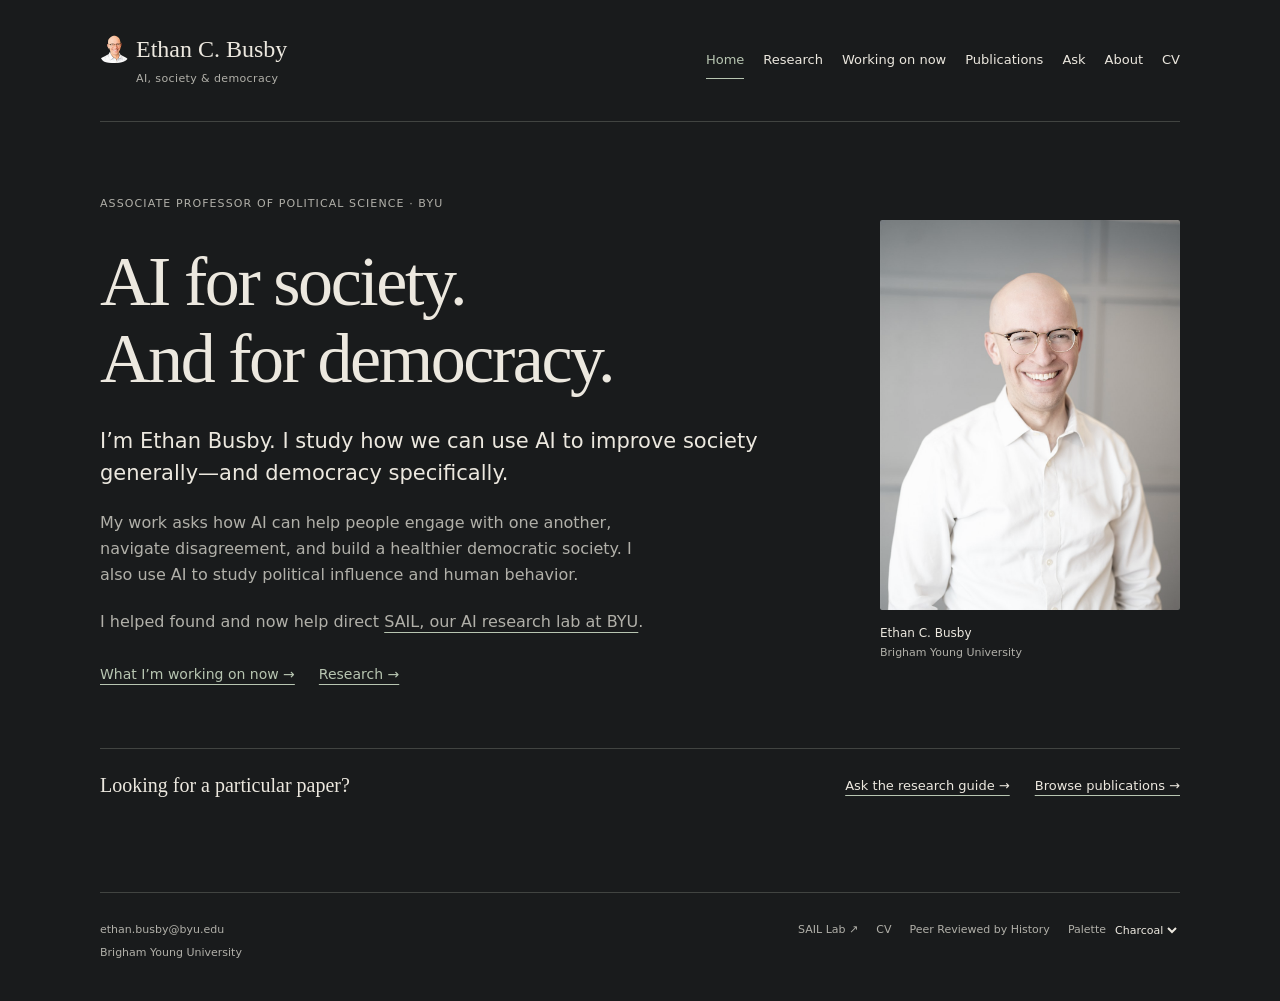
<file: index.html>
<!doctype html><html lang="en"><head><meta charset="utf-8"><meta name="viewport" content="width=device-width,initial-scale=1"><meta name="description" content="Ethan C. Busby, associate professor at BYU. Research on using AI to improve society and strengthen democracy."><title>Home · Ethan C. Busby</title><link rel="stylesheet" href="/editorial.css"><script src="/site.js" type="module"></script><noscript><style>.research-panels [hidden]{display:block!important}.research-tabs{display:none}.research-layout{display:block}</style></noscript></head><body><a class="skip" href="#main">Skip to content</a><header class="wrap site-header"><a class="wordmark" href="/"><img class="header-avatar" src="/assets/avatar-busby.png" width="28" height="28" alt=""><span class="wordmark-copy">Ethan C. Busby<span class="wordmark-tagline">AI, society &amp; democracy</span></span></a><nav aria-label="Main navigation"><a href="/" aria-current="page">Home</a><a href="/research/" >Research</a><a href="/working/" >Working on now</a><a href="/publications/" >Publications</a><a href="/ask/" >Ask</a><a href="/about/" >About</a><a href="/cv/" >CV</a></nav></header><main class="wrap" id="main"><section class="home-intro"><div class="intro-copy"><p class="eyebrow">Associate Professor of Political Science · BYU</p><h1>AI for society.<br>And for democracy.</h1><p class="intro-lead">I’m Ethan Busby. I study how we can use AI to improve society generally—and democracy specifically.</p><p>My work asks how AI can help people engage with one another, navigate disagreement, and build a healthier democratic society. I also use AI to study political influence and human behavior.</p><p>I helped found and now help direct <a href="https://sail.byu.edu/">SAIL, our AI research lab at BYU</a>.</p><div class="link-row"><a class="text-link" href="/working/">What I’m working on now →</a><a class="text-link" href="/research/">Research →</a></div></div><figure class="portrait"><img src="/assets/headshot-2024.jpg" width="1000" height="1500" alt="Ethan C. Busby"><figcaption>Ethan C. Busby <span>Brigham Young University</span></figcaption></figure></section><div class="home-bottom"><p>Looking for a particular paper?</p><div><a href="/ask/">Ask the research guide →</a><a href="/publications/">Browse publications →</a></div></div></main><footer class="wrap site-footer"><div><a href="mailto:ethan.busby@byu.edu">ethan.busby@byu.edu</a><span>Brigham Young University</span></div><div class="footer-right"><a href="https://sail.byu.edu/">SAIL Lab ↗</a><a href="/cv/">CV</a><a href="/out-of-context/">Peer Reviewed by History</a><label class="palette-label">Palette <select id="palette" aria-label="Choose a color palette"><option value="charcoal">Charcoal</option><option value="ink">Ink</option><option value="stone">Stone</option></select></label></div></footer></body></html>
</file>
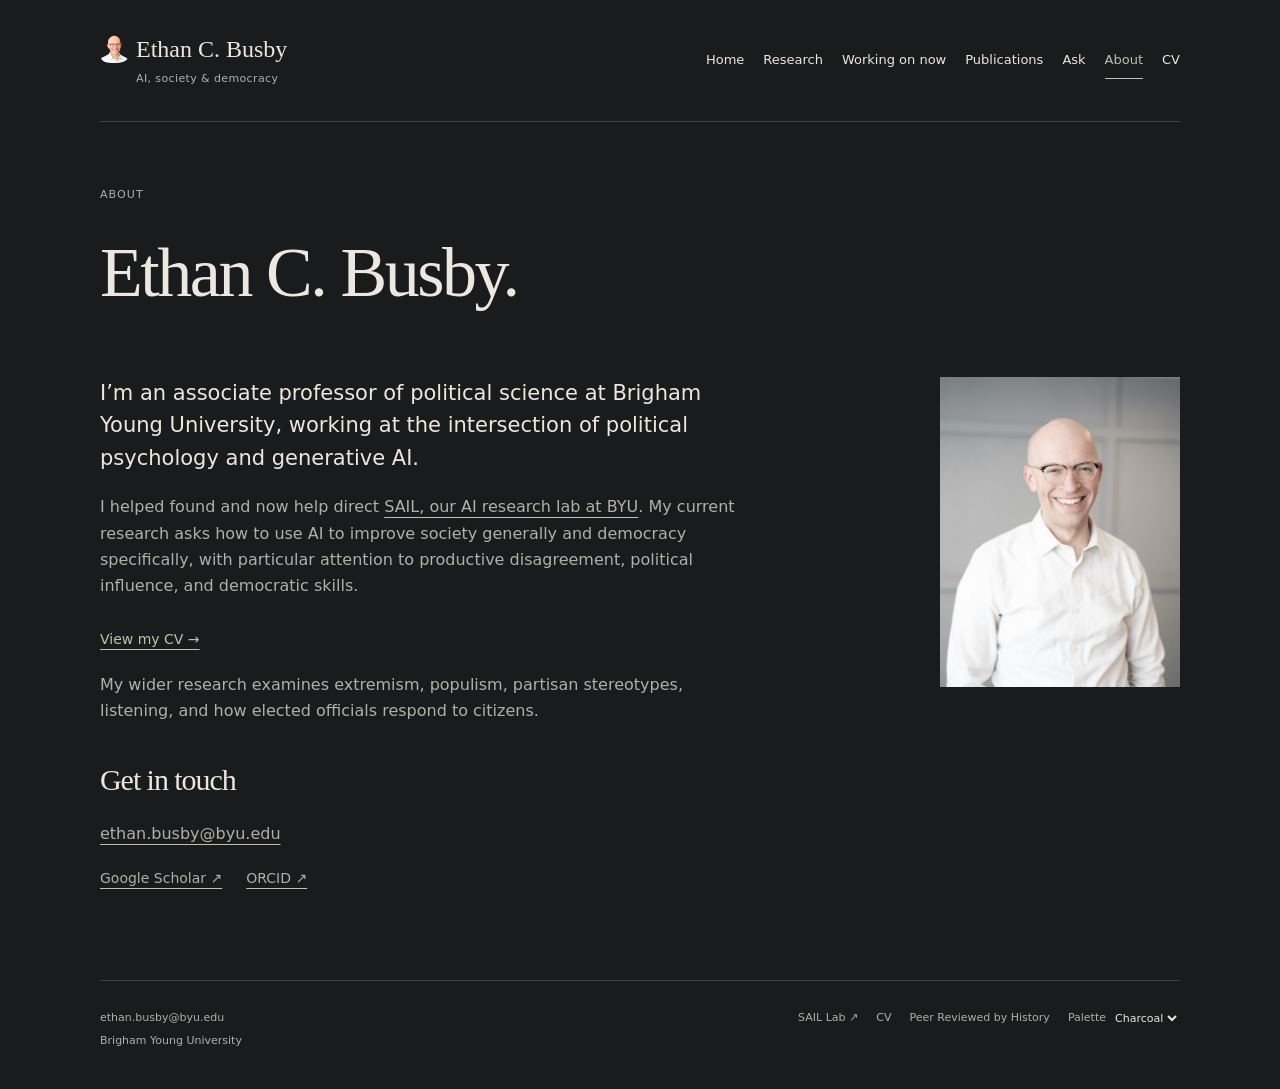
<file: about/index.html>
<!doctype html><html lang="en"><head><meta charset="utf-8"><meta name="viewport" content="width=device-width,initial-scale=1"><meta name="description" content="Ethan C. Busby, associate professor at BYU. Research on using AI to improve society and strengthen democracy."><title>About · Ethan C. Busby</title><link rel="stylesheet" href="/editorial.css"><script src="/site.js" type="module"></script><noscript><style>.research-panels [hidden]{display:block!important}.research-tabs{display:none}.research-layout{display:block}</style></noscript></head><body><a class="skip" href="#main">Skip to content</a><header class="wrap site-header"><a class="wordmark" href="/"><img class="header-avatar" src="/assets/avatar-busby.png" width="28" height="28" alt=""><span class="wordmark-copy">Ethan C. Busby<span class="wordmark-tagline">AI, society &amp; democracy</span></span></a><nav aria-label="Main navigation"><a href="/" >Home</a><a href="/research/" >Research</a><a href="/working/" >Working on now</a><a href="/publications/" >Publications</a><a href="/ask/" >Ask</a><a href="/about/" aria-current="page">About</a><a href="/cv/" >CV</a></nav></header><main class="wrap" id="main"><div class="page-heading"><p class="eyebrow">About</p><h1>Ethan C. Busby.</h1></div><div class="about-layout"><div class="prose"><p class="intro-lead">I’m an associate professor of political science at Brigham Young University, working at the intersection of political psychology and generative AI.</p><p>I helped found and now help direct <a href="https://sail.byu.edu/">SAIL, our AI research lab at BYU</a>. My current research asks how to use AI to improve society generally and democracy specifically, with particular attention to productive disagreement, political influence, and democratic skills.</p><p><a class="text-link" href="/cv/">View my CV →</a></p><p>My wider research examines extremism, populism, partisan stereotypes, listening, and how elected officials respond to citizens.</p><h2>Get in touch</h2><p><a href="mailto:ethan.busby@byu.edu">ethan.busby@byu.edu</a></p><p class="link-row"><a href="https://scholar.google.com/citations?user=HKia8-EAAAAJ&amp;hl=en">Google Scholar ↗</a><a href="https://orcid.org/0000-0002-8931-6348">ORCID ↗</a></p></div><img class="about-photo" src="/assets/headshot-2024.jpg" width="1000" height="1500" alt="Ethan C. Busby"></div></main><footer class="wrap site-footer"><div><a href="mailto:ethan.busby@byu.edu">ethan.busby@byu.edu</a><span>Brigham Young University</span></div><div class="footer-right"><a href="https://sail.byu.edu/">SAIL Lab ↗</a><a href="/cv/">CV</a><a href="/out-of-context/">Peer Reviewed by History</a><label class="palette-label">Palette <select id="palette" aria-label="Choose a color palette"><option value="charcoal">Charcoal</option><option value="ink">Ink</option><option value="stone">Stone</option></select></label></div></footer></body></html>
</file>
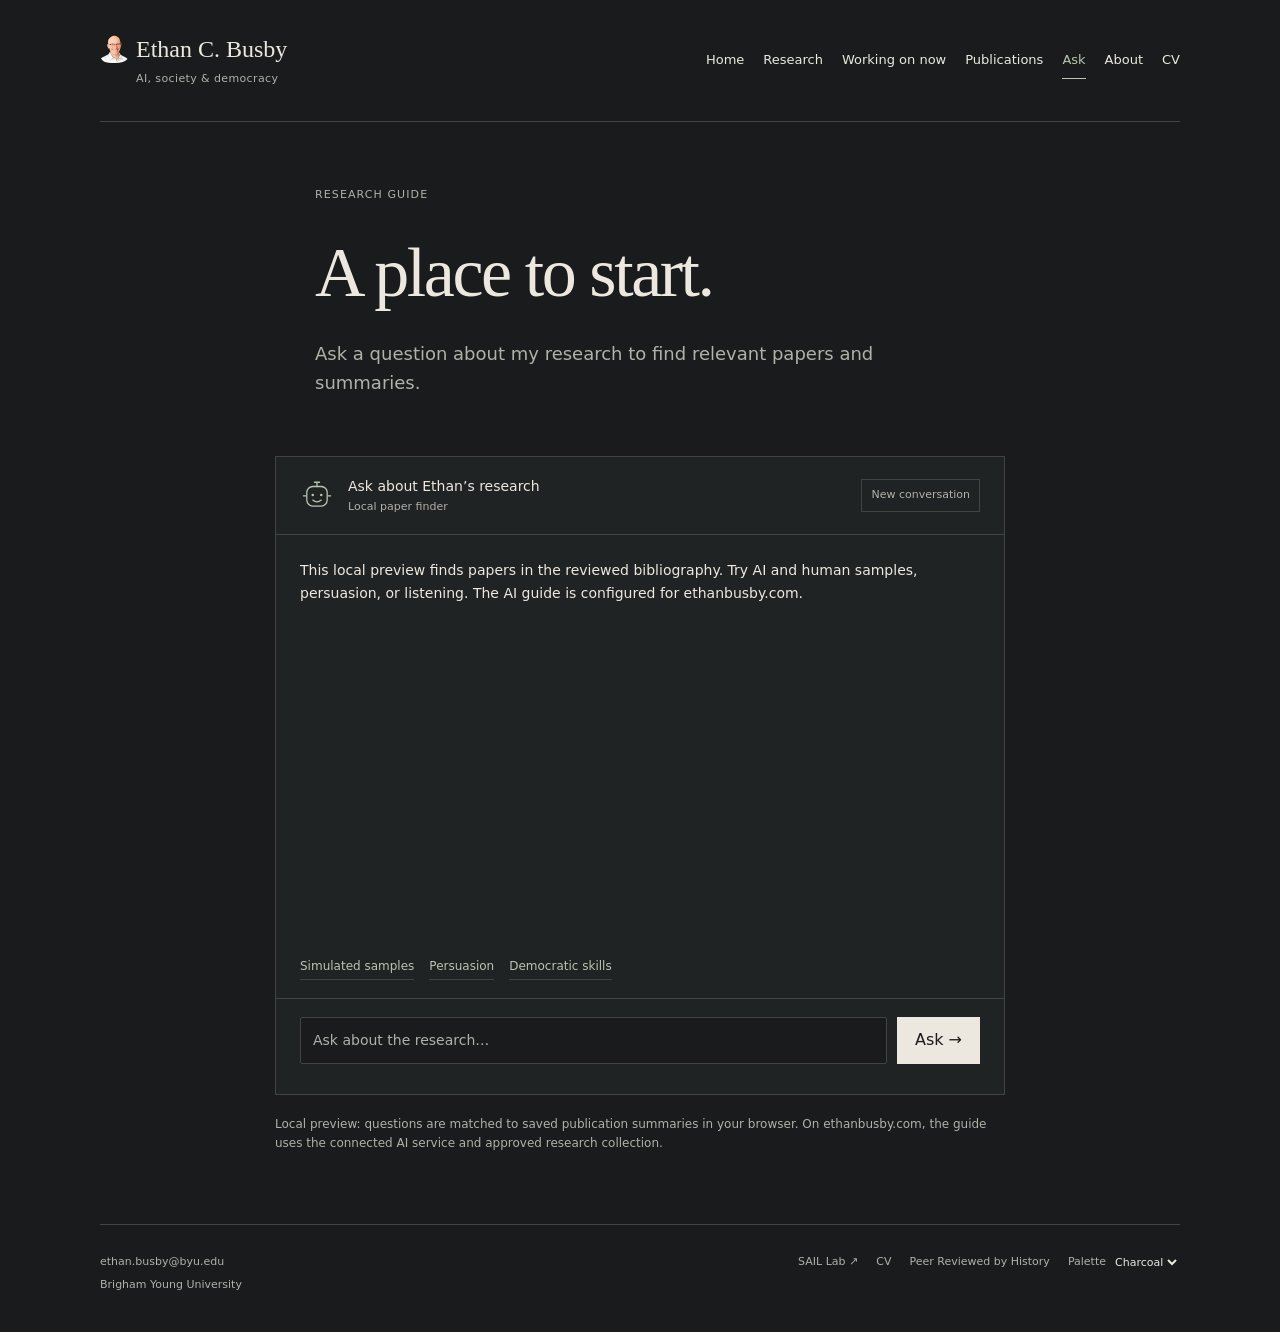
<file: ask/index.html>
<!doctype html><html lang="en"><head><meta charset="utf-8"><meta name="viewport" content="width=device-width,initial-scale=1"><meta name="description" content="Ethan C. Busby, associate professor at BYU. Research on using AI to improve society and strengthen democracy."><title>Ask the research guide · Ethan C. Busby</title><link rel="stylesheet" href="/editorial.css"><script src="/guide-config.js"></script><script src="/site.js" type="module"></script><noscript><style>.research-panels [hidden]{display:block!important}.research-tabs{display:none}.research-layout{display:block}</style></noscript></head><body><a class="skip" href="#main">Skip to content</a><header class="wrap site-header"><a class="wordmark" href="/"><img class="header-avatar" src="/assets/avatar-busby.png" width="28" height="28" alt=""><span class="wordmark-copy">Ethan C. Busby<span class="wordmark-tagline">AI, society &amp; democracy</span></span></a><nav aria-label="Main navigation"><a href="/" >Home</a><a href="/research/" >Research</a><a href="/working/" >Working on now</a><a href="/publications/" >Publications</a><a href="/ask/" aria-current="page">Ask</a><a href="/about/" >About</a><a href="/cv/" >CV</a></nav></header><main class="wrap" id="main"><div class="page-heading narrow"><p class="eyebrow">Research guide</p><h1>A place to start.</h1><p>Ask a question about my research to find relevant papers and summaries.</p></div><section class="chat" aria-label="Research concierge"><div class="chat-head"><svg class="robot" viewBox="0 0 40 40" aria-hidden="true"><path d="M20 5v5m-3-5h6M7 21H4m32 0h-3"/><rect x="8" y="10" width="24" height="23" rx="7"/><circle cx="15" cy="20" r="1.5"/><circle cx="25" cy="20" r="1.5"/><path d="M15 26q5 4 10 0"/></svg><span>Ask about Ethan’s research<small id="chat-mode">Research guide</small></span><button type="button" id="chat-reset">New conversation</button></div><div id="chat-messages" class="messages" role="log" aria-live="polite" aria-label="Conversation"><div class="message assistant"><p>What would you like to explore? Try AI and human samples, persuasion, or political listening.</p></div></div><div class="prompts" aria-label="Suggested research questions"><button data-prompt="AI simulated human samples">Simulated samples</button><button data-prompt="political persuasion">Persuasion</button><button data-prompt="listening democracy">Listening</button></div><form id="chat-form"><label class="sr-only" for="chat-input">Your research question</label><input id="chat-input" maxlength="1200" placeholder="Ask about the research…" required><button type="submit">Ask →</button></form><p id="chat-status" role="status"></p></section><p class="chat-note" id="chat-note">Experimental research guide. Answers draw on approved research materials and can contain mistakes. Check the cited sources. Questions and recent conversation context are sent through Cloudflare to OpenAI; this application stores request counters, not conversation text. New conversation clears the history held by this page.</p><noscript><p>Use the <a href="/publications/">publication bibliography</a> to find papers without JavaScript.</p></noscript></main><footer class="wrap site-footer"><div><a href="mailto:ethan.busby@byu.edu">ethan.busby@byu.edu</a><span>Brigham Young University</span></div><div class="footer-right"><a href="https://sail.byu.edu/">SAIL Lab ↗</a><a href="/cv/">CV</a><a href="/out-of-context/">Peer Reviewed by History</a><label class="palette-label">Palette <select id="palette" aria-label="Choose a color palette"><option value="charcoal">Charcoal</option><option value="ink">Ink</option><option value="stone">Stone</option></select></label></div></footer></body></html>
</file>
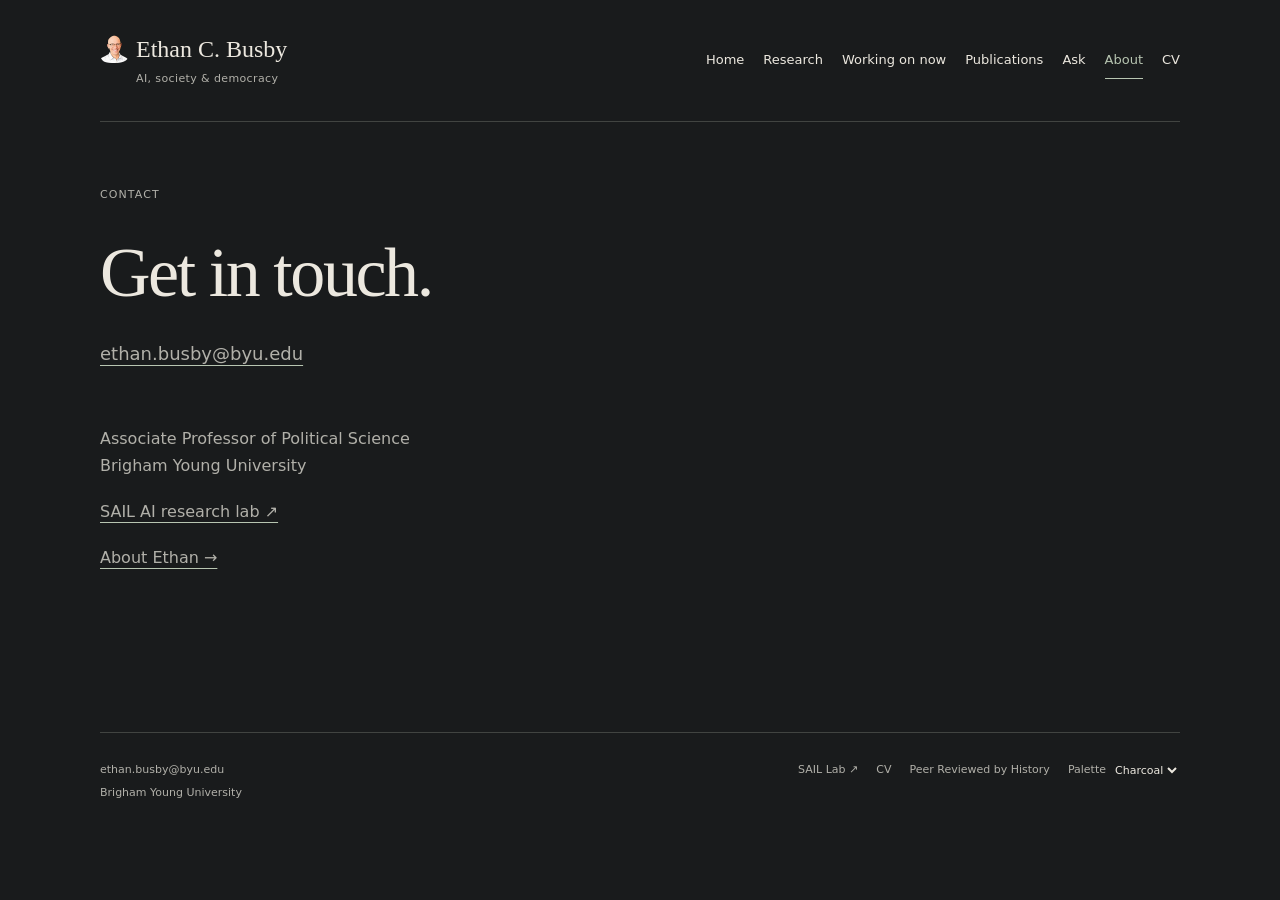
<file: contact/index.html>
<!doctype html><html lang="en"><head><meta charset="utf-8"><meta name="viewport" content="width=device-width,initial-scale=1"><meta name="description" content="Ethan C. Busby, associate professor at BYU. Research on using AI to improve society and strengthen democracy."><title>Contact · Ethan C. Busby</title><link rel="stylesheet" href="/editorial.css"><script src="/site.js" type="module"></script><noscript><style>.research-panels [hidden]{display:block!important}.research-tabs{display:none}.research-layout{display:block}</style></noscript></head><body><a class="skip" href="#main">Skip to content</a><header class="wrap site-header"><a class="wordmark" href="/"><img class="header-avatar" src="/assets/avatar-busby.png" width="28" height="28" alt=""><span class="wordmark-copy">Ethan C. Busby<span class="wordmark-tagline">AI, society &amp; democracy</span></span></a><nav aria-label="Main navigation"><a href="/" >Home</a><a href="/research/" >Research</a><a href="/working/" >Working on now</a><a href="/publications/" >Publications</a><a href="/ask/" >Ask</a><a href="/about/" aria-current="page">About</a><a href="/cv/" >CV</a></nav></header><main class="wrap" id="main"><div class="page-heading"><p class="eyebrow">Contact</p><h1>Get in touch.</h1><p><a href="mailto:ethan.busby@byu.edu">ethan.busby@byu.edu</a></p></div><div class="prose"><p>Associate Professor of Political Science<br>Brigham Young University</p><p><a href="https://sail.byu.edu/">SAIL AI research lab ↗</a></p><a href="/about/">About Ethan →</a></div></main><footer class="wrap site-footer"><div><a href="mailto:ethan.busby@byu.edu">ethan.busby@byu.edu</a><span>Brigham Young University</span></div><div class="footer-right"><a href="https://sail.byu.edu/">SAIL Lab ↗</a><a href="/cv/">CV</a><a href="/out-of-context/">Peer Reviewed by History</a><label class="palette-label">Palette <select id="palette" aria-label="Choose a color palette"><option value="charcoal">Charcoal</option><option value="ink">Ink</option><option value="stone">Stone</option></select></label></div></footer></body></html>
</file>
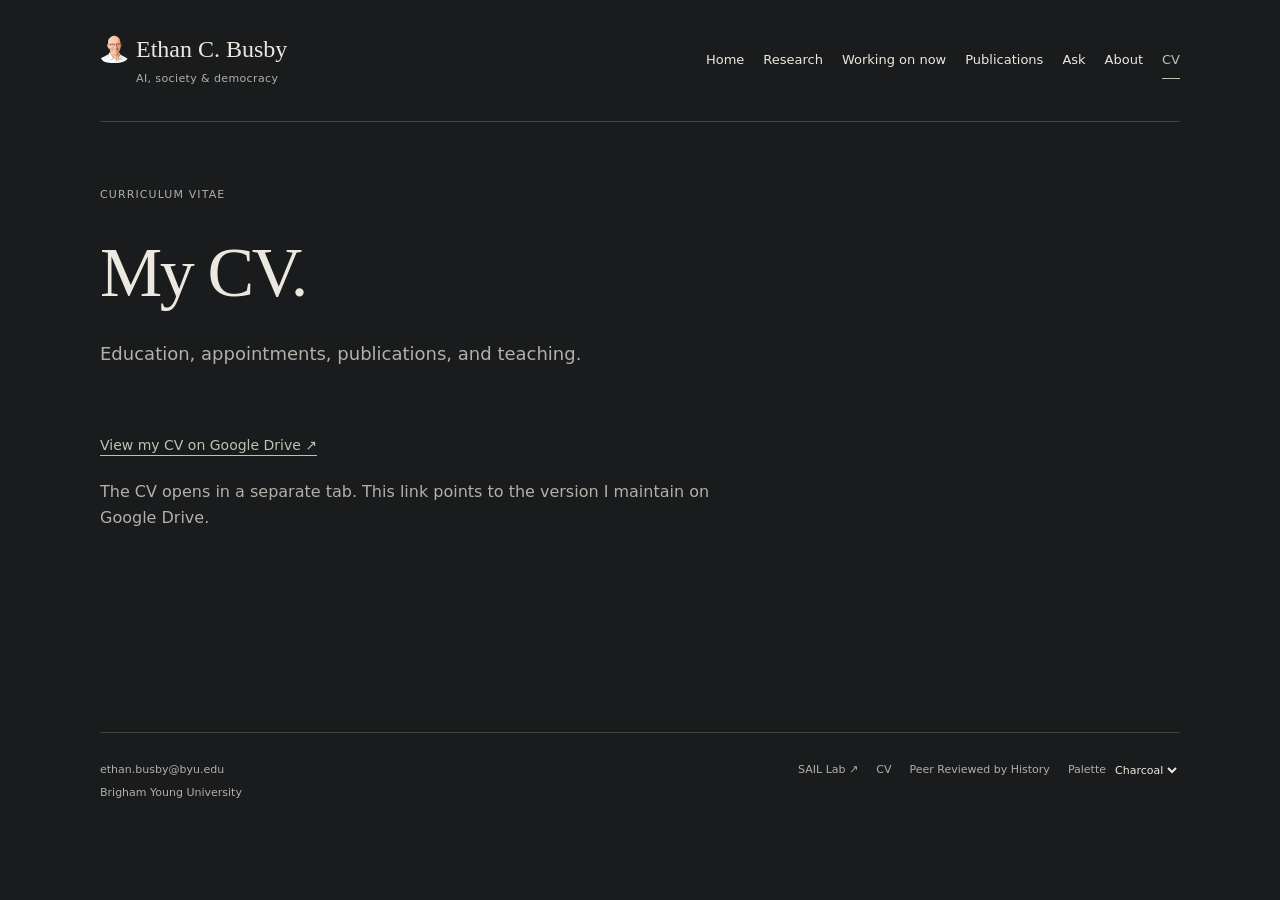
<file: cv/index.html>
<!doctype html><html lang="en"><head><meta charset="utf-8"><meta name="viewport" content="width=device-width,initial-scale=1"><meta name="description" content="Ethan C. Busby, associate professor at BYU. Research on using AI to improve society and strengthen democracy."><title>Curriculum vitae · Ethan C. Busby</title><link rel="stylesheet" href="/editorial.css"><script src="/site.js" type="module"></script><noscript><style>.research-panels [hidden]{display:block!important}.research-tabs{display:none}.research-layout{display:block}</style></noscript></head><body><a class="skip" href="#main">Skip to content</a><header class="wrap site-header"><a class="wordmark" href="/"><img class="header-avatar" src="/assets/avatar-busby.png" width="28" height="28" alt=""><span class="wordmark-copy">Ethan C. Busby<span class="wordmark-tagline">AI, society &amp; democracy</span></span></a><nav aria-label="Main navigation"><a href="/" >Home</a><a href="/research/" >Research</a><a href="/working/" >Working on now</a><a href="/publications/" >Publications</a><a href="/ask/" >Ask</a><a href="/about/" >About</a><a href="/cv/" aria-current="page">CV</a></nav></header><main class="wrap" id="main"><div class="page-heading"><p class="eyebrow">Curriculum vitae</p><h1>My CV.</h1><p>Education, appointments, publications, and teaching.</p></div><div class="prose"><p><a class="text-link" href="https://drive.google.com/file/d/19wTxzy7oTTW8nwrHKhcELjg9pday0rqE/view?usp=sharing" target="_blank" rel="noreferrer">View my CV on Google Drive ↗</a></p><p>The CV opens in a separate tab. This link points to the version I maintain on Google Drive.</p></div></main><footer class="wrap site-footer"><div><a href="mailto:ethan.busby@byu.edu">ethan.busby@byu.edu</a><span>Brigham Young University</span></div><div class="footer-right"><a href="https://sail.byu.edu/">SAIL Lab ↗</a><a href="/cv/">CV</a><a href="/out-of-context/">Peer Reviewed by History</a><label class="palette-label">Palette <select id="palette" aria-label="Choose a color palette"><option value="charcoal">Charcoal</option><option value="ink">Ink</option><option value="stone">Stone</option></select></label></div></footer></body></html>
</file>
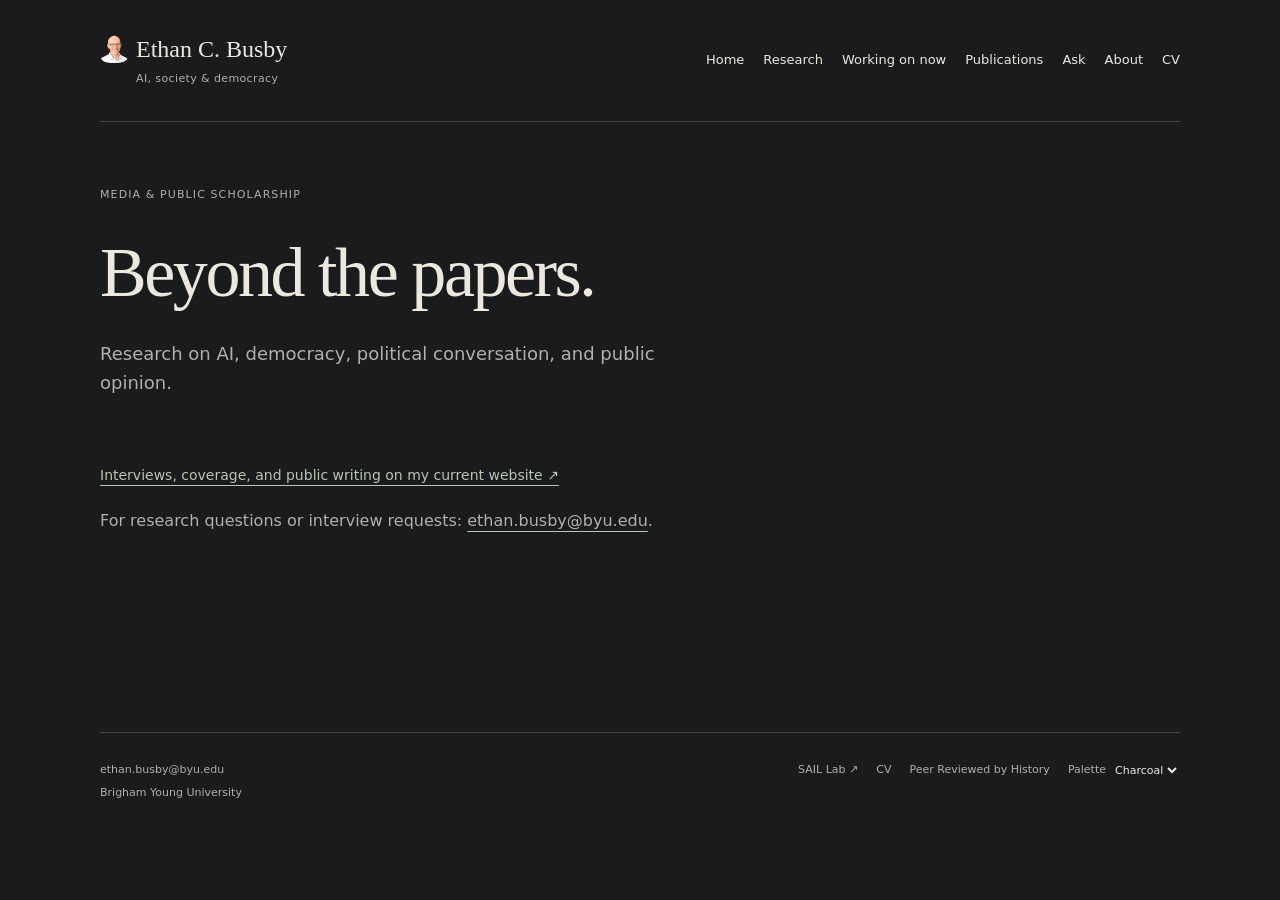
<file: media/index.html>
<!doctype html><html lang="en"><head><meta charset="utf-8"><meta name="viewport" content="width=device-width,initial-scale=1"><meta name="description" content="Ethan C. Busby, associate professor at BYU. Research on using AI to improve society and strengthen democracy."><title>Media · Ethan C. Busby</title><link rel="stylesheet" href="/editorial.css"><script src="/site.js" type="module"></script><noscript><style>.research-panels [hidden]{display:block!important}.research-tabs{display:none}.research-layout{display:block}</style></noscript></head><body><a class="skip" href="#main">Skip to content</a><header class="wrap site-header"><a class="wordmark" href="/"><img class="header-avatar" src="/assets/avatar-busby.png" width="28" height="28" alt=""><span class="wordmark-copy">Ethan C. Busby<span class="wordmark-tagline">AI, society &amp; democracy</span></span></a><nav aria-label="Main navigation"><a href="/" >Home</a><a href="/research/" >Research</a><a href="/working/" >Working on now</a><a href="/publications/" >Publications</a><a href="/ask/" >Ask</a><a href="/about/" >About</a><a href="/cv/" >CV</a></nav></header><main class="wrap" id="main"><div class="page-heading"><p class="eyebrow">Media &amp; public scholarship</p><h1>Beyond the papers.</h1><p>Research on AI, democracy, political conversation, and public opinion.</p></div><div class="prose"><p><a class="text-link" href="https://ethanbusby.com/media/">Interviews, coverage, and public writing on my current website ↗</a></p><p>For research questions or interview requests: <a href="mailto:ethan.busby@byu.edu">ethan.busby@byu.edu</a>.</p></div></main><footer class="wrap site-footer"><div><a href="mailto:ethan.busby@byu.edu">ethan.busby@byu.edu</a><span>Brigham Young University</span></div><div class="footer-right"><a href="https://sail.byu.edu/">SAIL Lab ↗</a><a href="/cv/">CV</a><a href="/out-of-context/">Peer Reviewed by History</a><label class="palette-label">Palette <select id="palette" aria-label="Choose a color palette"><option value="charcoal">Charcoal</option><option value="ink">Ink</option><option value="stone">Stone</option></select></label></div></footer></body></html>
</file>
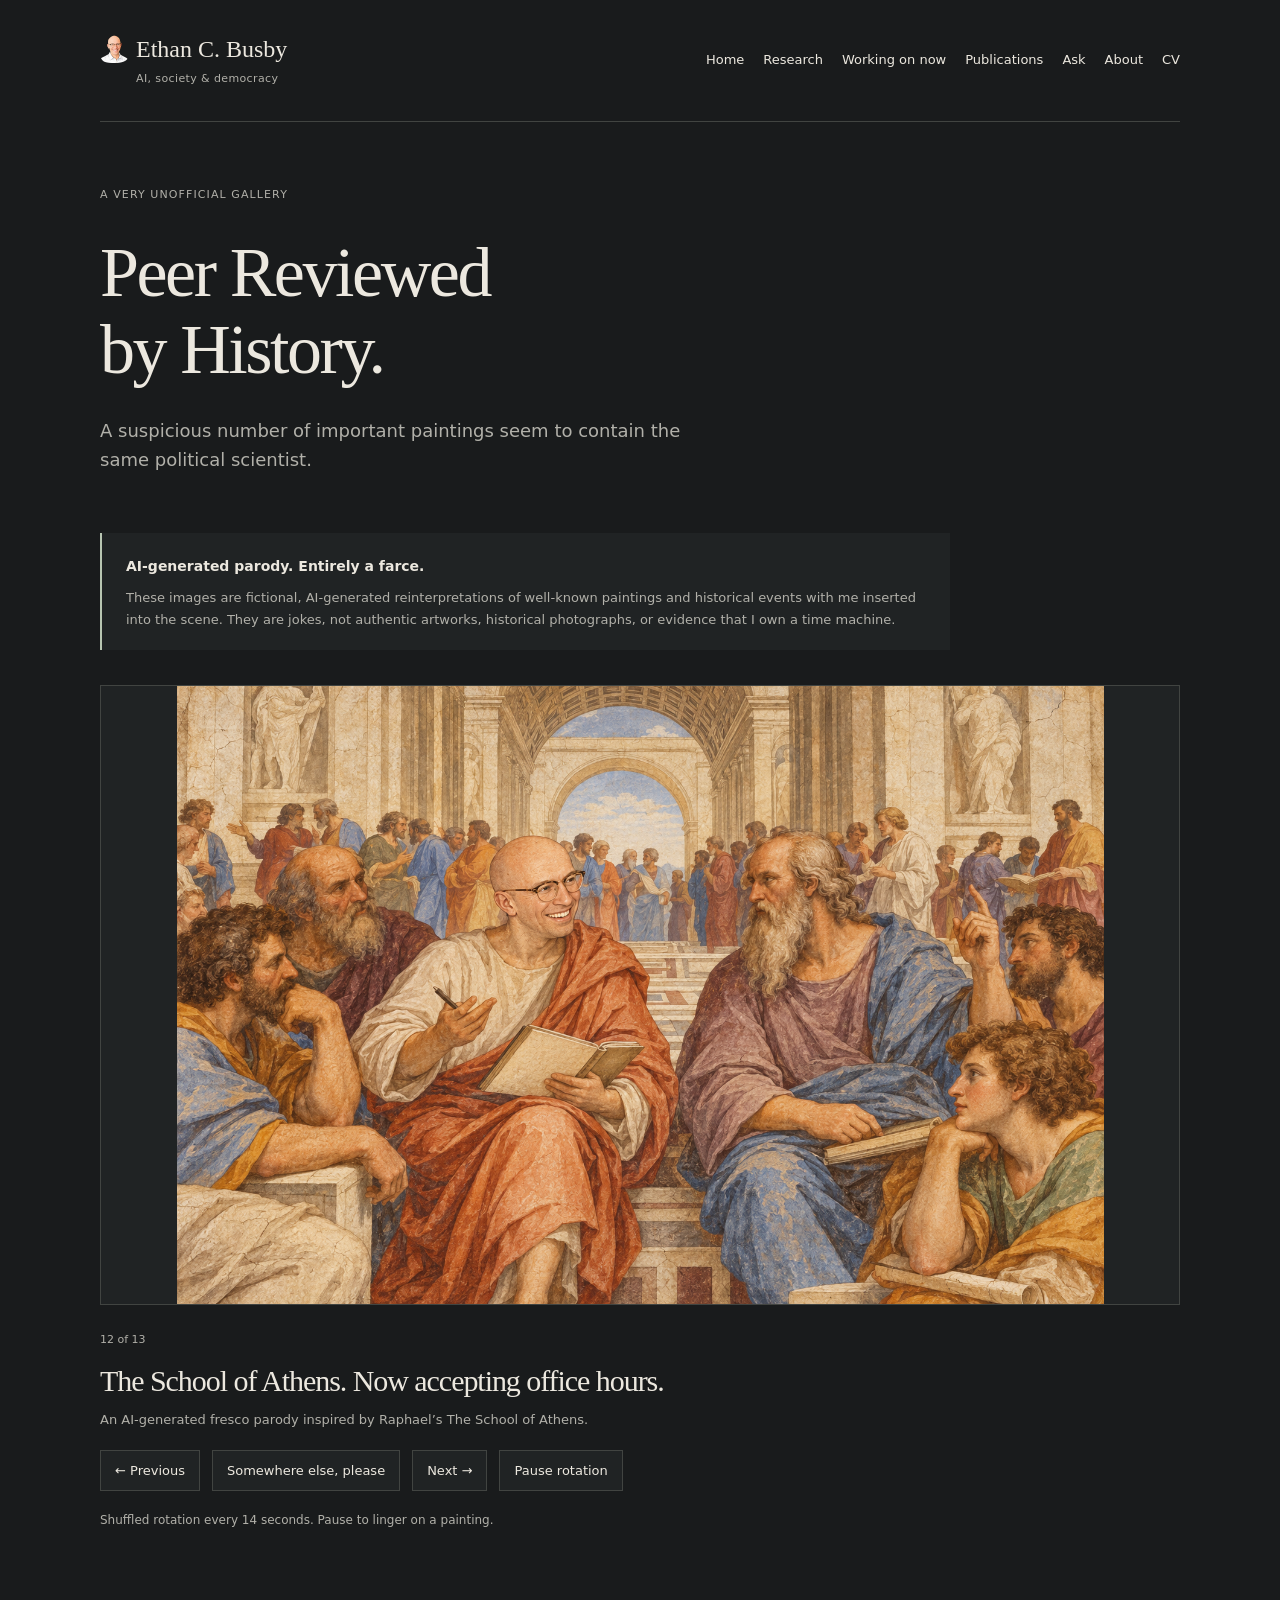
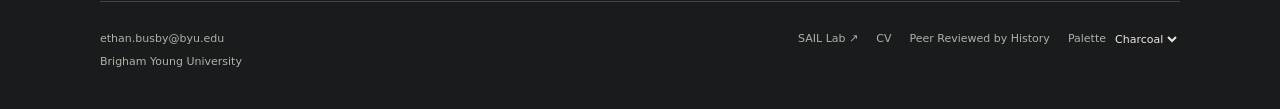
<file: out-of-context/index.html>
<!doctype html><html lang="en"><head><meta charset="utf-8"><meta name="viewport" content="width=device-width,initial-scale=1"><meta name="description" content="Ethan C. Busby, associate professor at BYU. Research on using AI to improve society and strengthen democracy."><title>Peer Reviewed by History · Ethan C. Busby</title><link rel="stylesheet" href="/editorial.css"><script src="/site.js" type="module"></script><noscript><style>.research-panels [hidden]{display:block!important}.research-tabs{display:none}.research-layout{display:block}</style></noscript></head><body><a class="skip" href="#main">Skip to content</a><header class="wrap site-header"><a class="wordmark" href="/"><img class="header-avatar" src="/assets/avatar-busby.png" width="28" height="28" alt=""><span class="wordmark-copy">Ethan C. Busby<span class="wordmark-tagline">AI, society &amp; democracy</span></span></a><nav aria-label="Main navigation"><a href="/" >Home</a><a href="/research/" >Research</a><a href="/working/" >Working on now</a><a href="/publications/" >Publications</a><a href="/ask/" >Ask</a><a href="/about/" >About</a><a href="/cv/" >CV</a></nav></header><main class="wrap" id="main"><div class="page-heading"><p class="eyebrow">A very unofficial gallery</p><h1>Peer Reviewed<br>by History.</h1><p>A suspicious number of important paintings seem to contain the same political scientist.</p></div><aside class="parody-disclosure"><strong>AI-generated parody. Entirely a farce.</strong><p>These images are fictional, AI-generated reinterpretations of well-known paintings and historical events with me inserted into the scene. They are jokes, not authentic artworks, historical photographs, or evidence that I own a time machine.</p></aside><section class="parody-gallery" aria-label="AI-generated painting parodies" aria-roledescription="carousel"><figure><img id="parody-image" src="/assets/parodies/delaware-v2.png" width="1536" height="1024" alt="AI-generated parody: Ethan Busby as a crew member in a boat inspired by Washington Crossing the Delaware."><figcaption><span id="parody-count">1 of 13</span><h2 id="parody-title">Crossing the Delaware. Missing office hours.</h2><p id="parody-caption">An AI-generated parody inspired by Emanuel Leutze’s Washington Crossing the Delaware.</p></figcaption></figure><div class="gallery-controls"><button id="gallery-prev" type="button">← Previous</button><button id="gallery-random" type="button">Somewhere else, please</button><button id="gallery-next" type="button">Next →</button><button id="gallery-play" type="button" aria-pressed="false">Start rotation</button></div><p class="meta" id="gallery-status" role="status">Choose a painting, or start a slow, shuffled rotation.</p></section><noscript><p>The first painting is shown above. JavaScript enables the shuffled gallery.</p></noscript></main><footer class="wrap site-footer"><div><a href="mailto:ethan.busby@byu.edu">ethan.busby@byu.edu</a><span>Brigham Young University</span></div><div class="footer-right"><a href="https://sail.byu.edu/">SAIL Lab ↗</a><a href="/cv/">CV</a><a href="/out-of-context/">Peer Reviewed by History</a><label class="palette-label">Palette <select id="palette" aria-label="Choose a color palette"><option value="charcoal">Charcoal</option><option value="ink">Ink</option><option value="stone">Stone</option></select></label></div></footer></body></html>
</file>
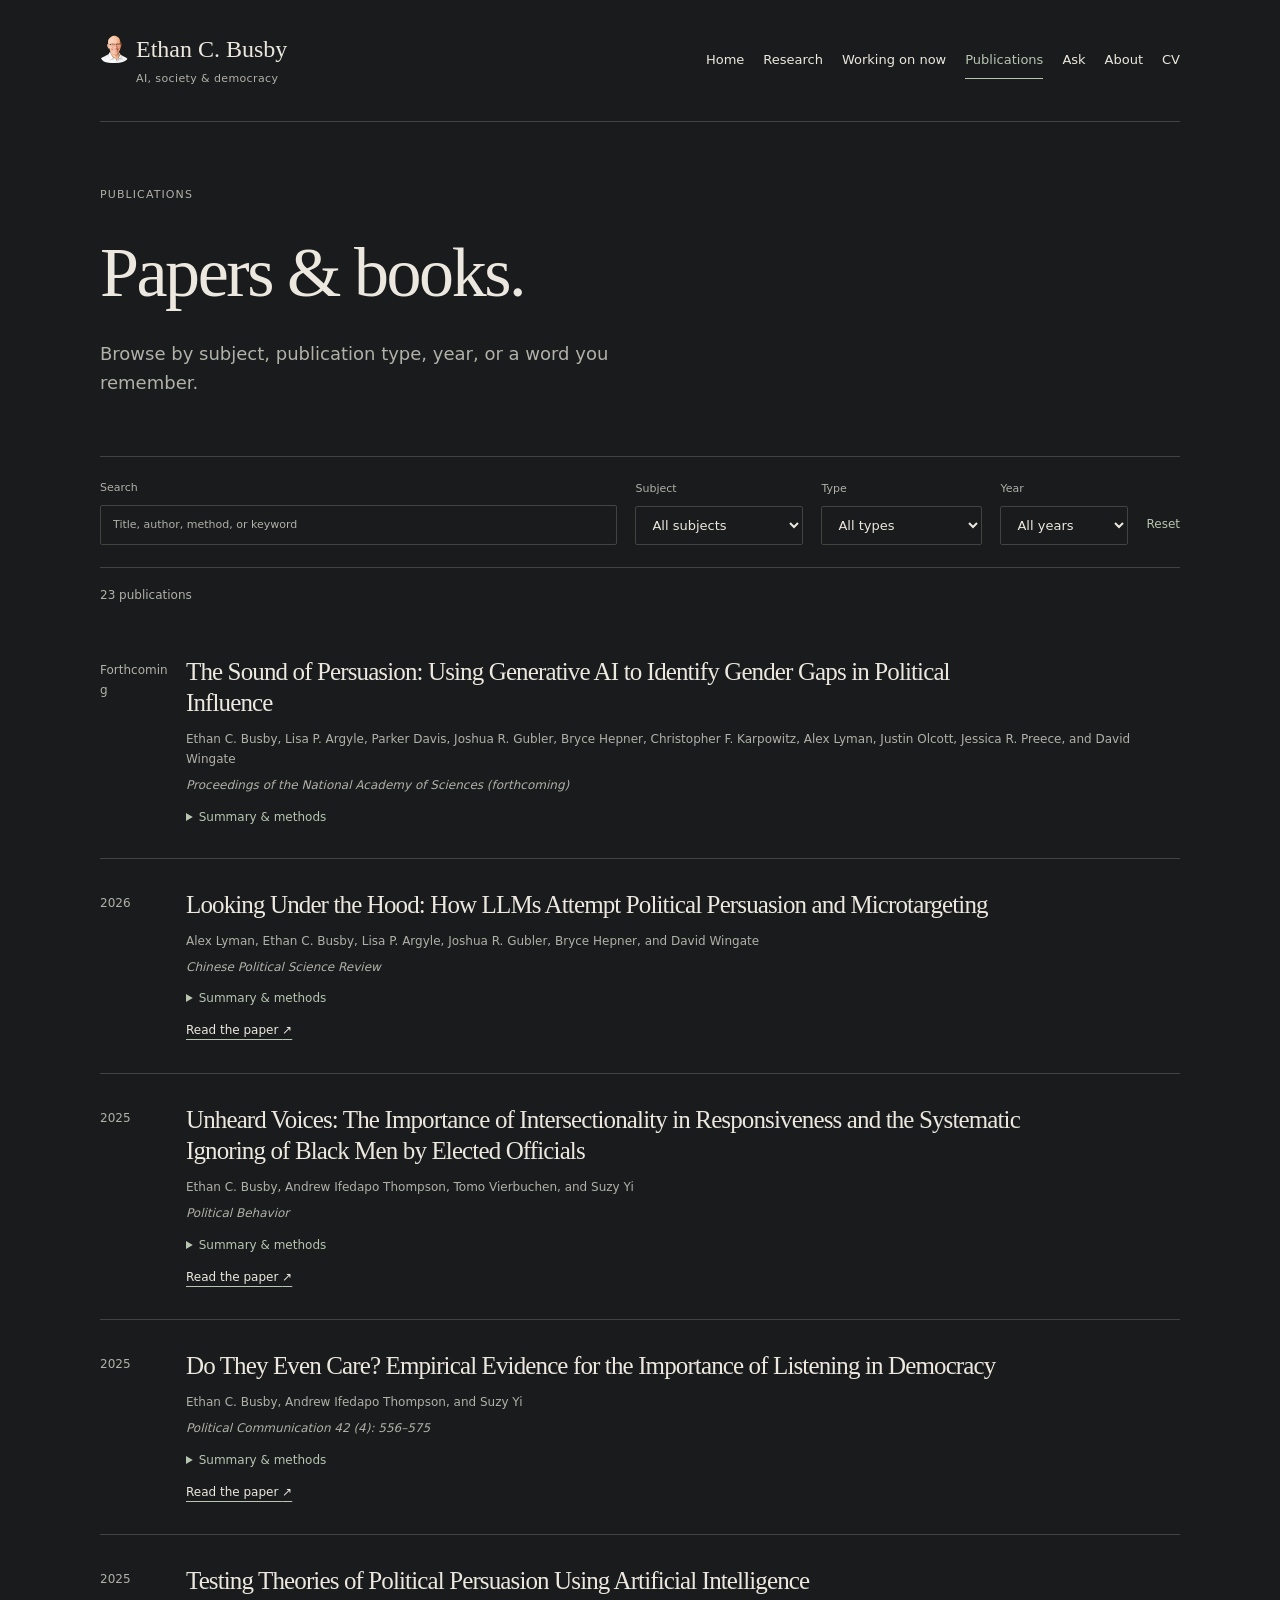
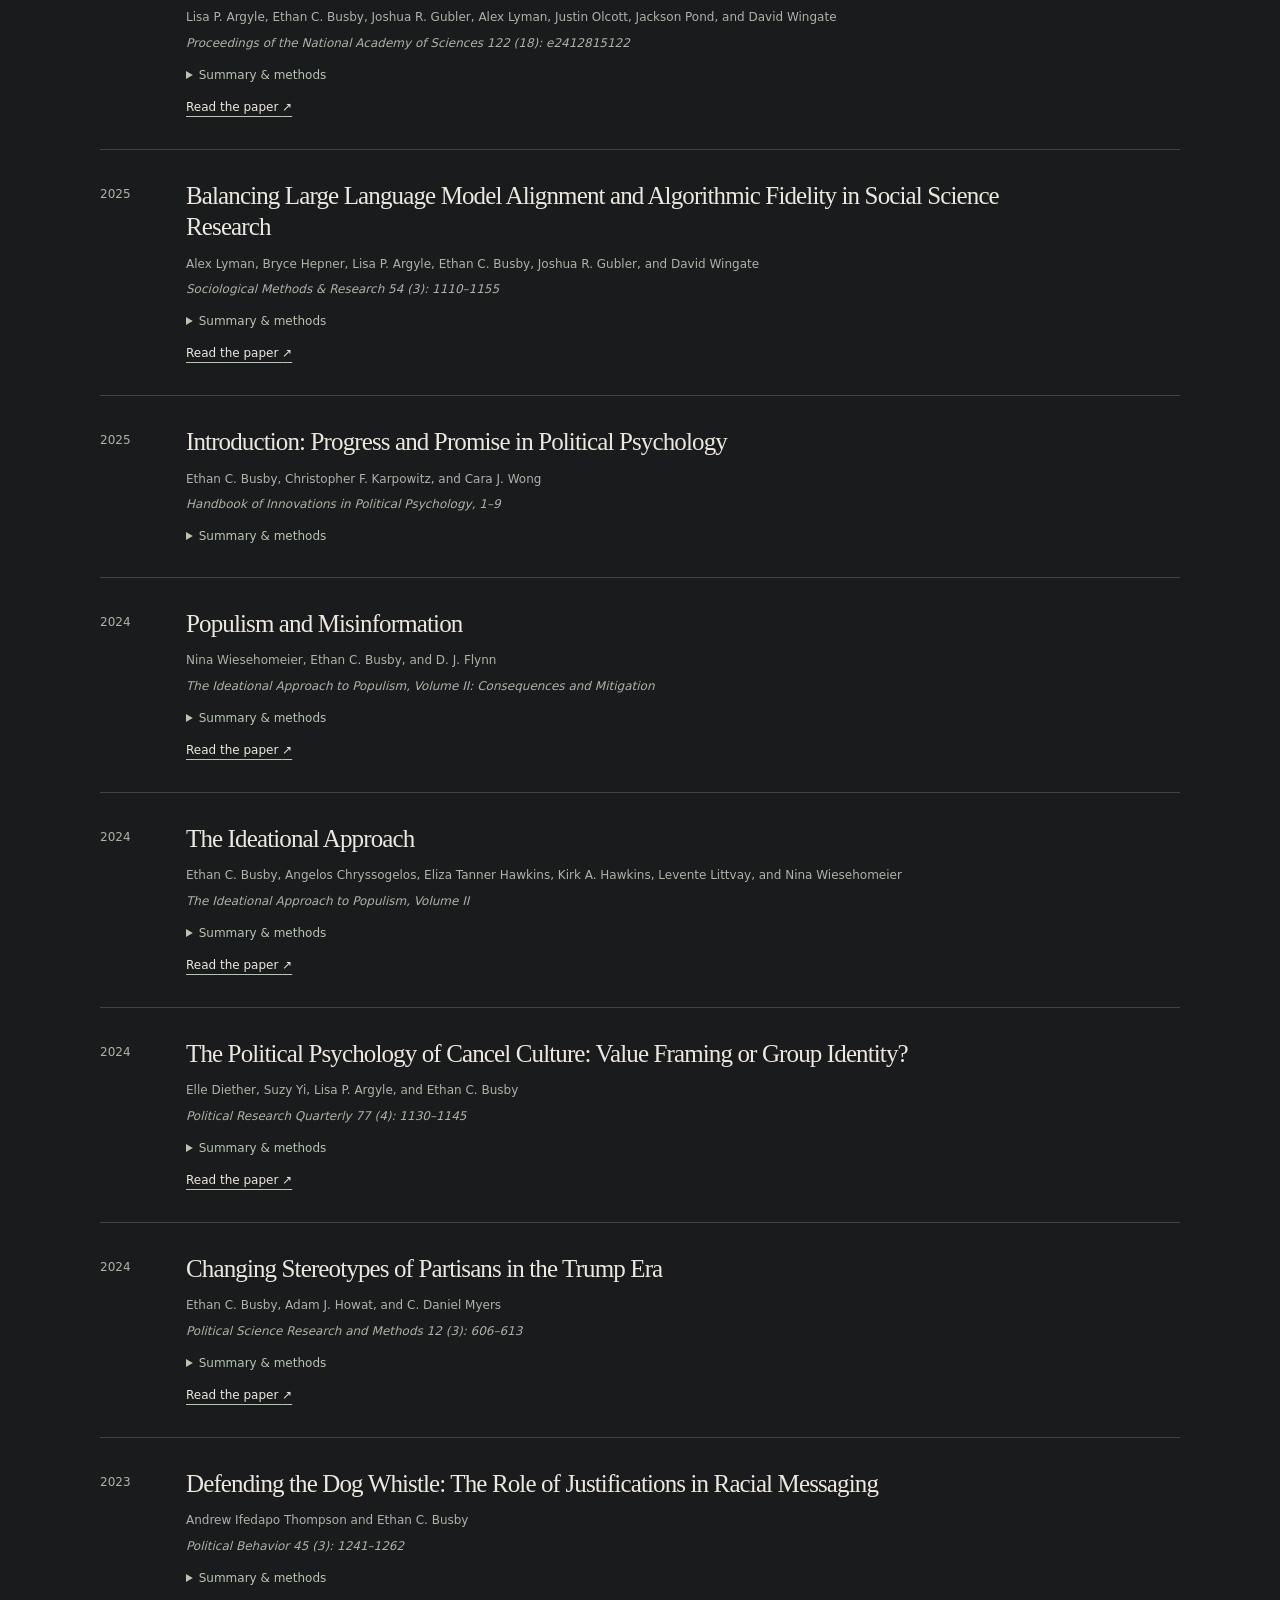
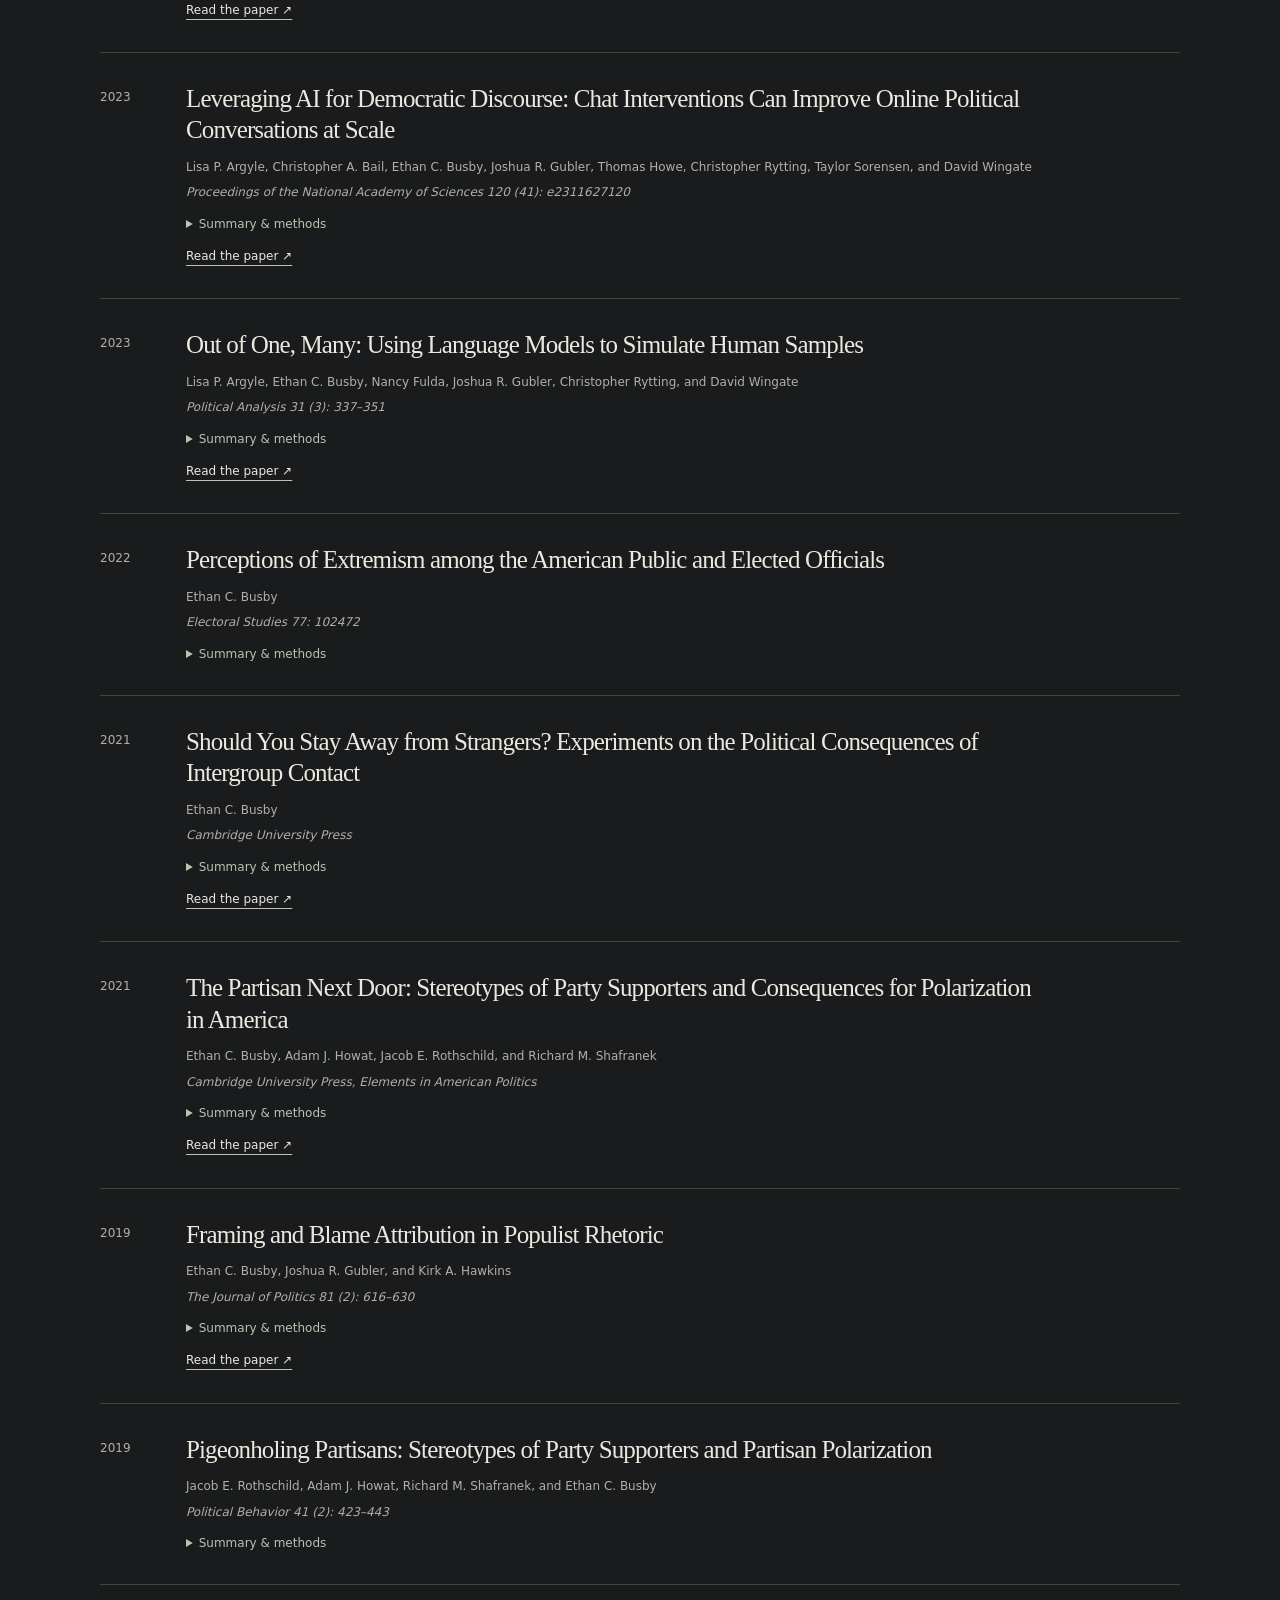
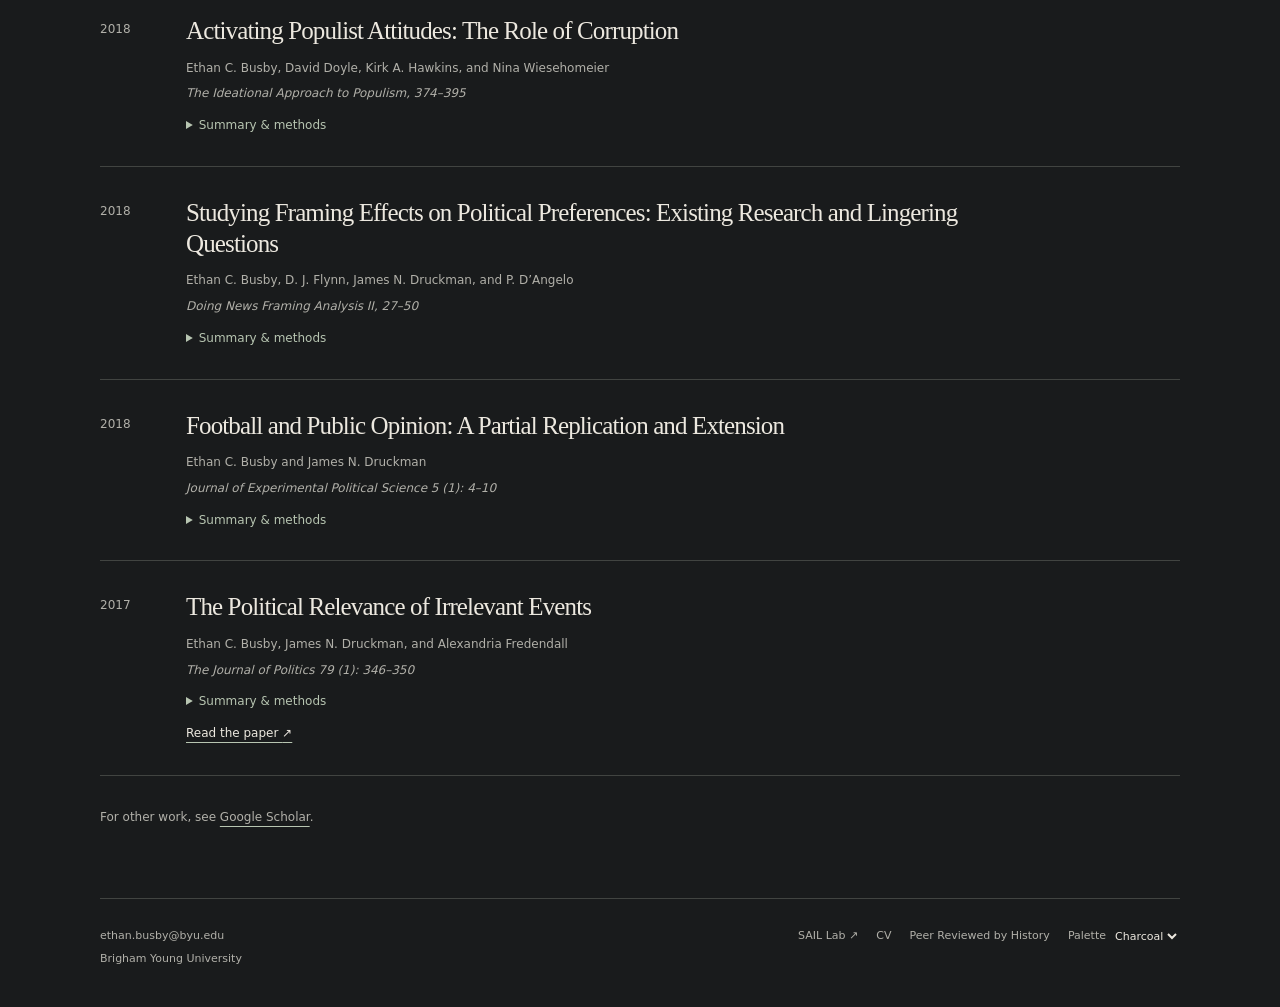
<file: publications/index.html>
<!doctype html><html lang="en"><head><meta charset="utf-8"><meta name="viewport" content="width=device-width,initial-scale=1"><meta name="description" content="Ethan C. Busby, associate professor at BYU. Research on using AI to improve society and strengthen democracy."><title>Publications · Ethan C. Busby</title><link rel="stylesheet" href="/editorial.css"><script src="/site.js" type="module"></script><noscript><style>.research-panels [hidden]{display:block!important}.research-tabs{display:none}.research-layout{display:block}</style></noscript></head><body><a class="skip" href="#main">Skip to content</a><header class="wrap site-header"><a class="wordmark" href="/"><img class="header-avatar" src="/assets/avatar-busby.png" width="28" height="28" alt=""><span class="wordmark-copy">Ethan C. Busby<span class="wordmark-tagline">AI, society &amp; democracy</span></span></a><nav aria-label="Main navigation"><a href="/" >Home</a><a href="/research/" >Research</a><a href="/working/" >Working on now</a><a href="/publications/" aria-current="page">Publications</a><a href="/ask/" >Ask</a><a href="/about/" >About</a><a href="/cv/" >CV</a></nav></header><main class="wrap" id="main"><div class="page-heading"><p class="eyebrow">Publications</p><h1>Papers &amp; books.</h1><p>Browse by subject, publication type, year, or a word you remember.</p></div><form class="filters" role="search" id="publication-filters"><label class="search-label">Search<input type="search" id="publication-search" placeholder="Title, author, method, or keyword"></label><label>Subject<select id="publication-topic"><option value="all">All subjects</option><option value="ai">AI &amp; social science</option><option value="extremism">Extremism</option><option value="polarization">Polarization</option><option value="listening">Listening</option><option value="race">Race &amp; identity</option><option value="populism">Populism</option><option value="methods">Methods</option></select></label><label>Type<select id="publication-kind"><option value="all">All types</option><option value="article">Journal articles</option><option value="book">Books &amp; chapters</option><option value="preprint">Preprints</option></select></label><label>Year<select id="publication-year"><option value="all">All years</option><option>2026</option><option>2025</option><option>2024</option><option>2023</option><option>2022</option><option>2021</option><option>2019</option><option>2018</option><option>2017</option><option value="forthcoming">Forthcoming</option></select></label><button class="reset" type="reset">Reset</button></form><p id="results-summary" class="meta" role="status">23 publications</p><div id="publication-list"><article class="paper" id="the-sound-of-persuasion-using-generative-ai-to-identify-gender-gaps-in-political-influence" data-title="the sound of persuasion: using generative ai to identify gender gaps in political influence ethan c. busby, lisa p. argyle, parker davis, joshua r. gubler, bryce hepner, christopher f. karpowitz, alex lyman, justin olcott, jessica r. preece, and david wingate proceedings of the national academy of sciences (forthcoming) using real-time conversations with ai agents, this study separates voice-based gender cues from persuasive rhetoric and the topic of discussion. in this experiment, male- and female-sounding voices did not differ directly in persuasiveness; topic and participant gender were associated with differences in persuasion. the findings identify specific gender-related dynamics rather than establishing that gender bias is absent from political conversation. randomized experiment real-time voice conversations generative ai gender and persuasion" data-topics="ai polarization" data-kind="article" data-year="forthcoming"><div class="paper-year">Forthcoming</div><div><h2>The Sound of Persuasion: Using Generative AI to Identify Gender Gaps in Political Influence</h2><p class="authors">Ethan C. Busby, Lisa P. Argyle, Parker Davis, Joshua R. Gubler, Bryce Hepner, Christopher F. Karpowitz, Alex Lyman, Justin Olcott, Jessica R. Preece, and David Wingate</p><p class="venue">Proceedings of the National Academy of Sciences (forthcoming)</p><details><summary>Summary &amp; methods</summary><p>Using real-time conversations with AI agents, this study separates voice-based gender cues from persuasive rhetoric and the topic of discussion. In this experiment, male- and female-sounding voices did not differ directly in persuasiveness; topic and participant gender were associated with differences in persuasion. The findings identify specific gender-related dynamics rather than establishing that gender bias is absent from political conversation.</p><p class="meta">Methods: randomized experiment, real-time voice conversations, generative AI, gender and persuasion</p></details></div></article><article class="paper" id="looking-under-the-hood-how-llms-attempt-political-persuasion-and-microtargeting" data-title="looking under the hood: how llms attempt political persuasion and microtargeting alex lyman, ethan c. busby, lisa p. argyle, joshua r. gubler, bryce hepner, and david wingate chinese political science review examining how language models construct generic and customized political messages, this study finds that models differ in following customization instructions. their adjustments rarely align systematically with recipients’ backgrounds and do not improve persuasion overall in the human study. llm message analysis human persuasion study" data-topics="ai polarization methods" data-kind="article" data-year="2026"><div class="paper-year">2026</div><div><h2>Looking Under the Hood: How LLMs Attempt Political Persuasion and Microtargeting</h2><p class="authors">Alex Lyman, Ethan C. Busby, Lisa P. Argyle, Joshua R. Gubler, Bryce Hepner, and David Wingate</p><p class="venue">Chinese Political Science Review</p><details><summary>Summary &amp; methods</summary><p>Examining how language models construct generic and customized political messages, this study finds that models differ in following customization instructions. Their adjustments rarely align systematically with recipients’ backgrounds and do not improve persuasion overall in the human study.</p><p class="meta">Methods: LLM message analysis, human persuasion study</p></details><a class="paper-source" href="https://doi.org/10.1007/s41111-026-00336-3" target="_blank" rel="noreferrer">Read the paper <span aria-hidden="true">↗</span></a></div></article><article class="paper" id="unheard-voices-the-importance-of-intersectionality-in-responsiveness-and-the-systematic-ignoring-of-black-men-by-elected-officials" data-title="unheard voices: the importance of intersectionality in responsiveness and the systematic ignoring of black men by elected officials ethan c. busby, andrew ifedapo thompson, tomo vierbuchen, and suzy yi political behavior a large-scale experiment with u.s. local elected officials finds that black men were systematically ignored, regardless of the message they sent, highlighting the importance of intersectional theories of responsiveness. field experiment responsiveness" data-topics="listening race" data-kind="article" data-year="2025"><div class="paper-year">2025</div><div><h2>Unheard Voices: The Importance of Intersectionality in Responsiveness and the Systematic Ignoring of Black Men by Elected Officials</h2><p class="authors">Ethan C. Busby, Andrew Ifedapo Thompson, Tomo Vierbuchen, and Suzy Yi</p><p class="venue">Political Behavior</p><details><summary>Summary &amp; methods</summary><p>A large-scale experiment with U.S. local elected officials finds that Black men were systematically ignored, regardless of the message they sent, highlighting the importance of intersectional theories of responsiveness.</p><p class="meta">Methods: field experiment, responsiveness</p></details><a class="paper-source" href="https://doi.org/10.1007/s11109-025-10042-6" target="_blank" rel="noreferrer">Read the paper <span aria-hidden="true">↗</span></a></div></article><article class="paper" id="do-they-even-care-empirical-evidence-for-the-importance-of-listening-in-democracy" data-title="do they even care? empirical evidence for the importance of listening in democracy ethan c. busby, andrew ifedapo thompson, and suzy yi political communication 42 (4): 556–575 citizens frequently define listening as fair consideration. a conjoint experiment shows that people respond positively when elected officials listen, even when other familiar predictors such as shared partisanship are held in view. open-ended survey conjoint experiment" data-topics="listening" data-kind="article" data-year="2025"><div class="paper-year">2025</div><div><h2>Do They Even Care? Empirical Evidence for the Importance of Listening in Democracy</h2><p class="authors">Ethan C. Busby, Andrew Ifedapo Thompson, and Suzy Yi</p><p class="venue">Political Communication 42 (4): 556–575</p><details><summary>Summary &amp; methods</summary><p>Citizens frequently define listening as fair consideration. A conjoint experiment shows that people respond positively when elected officials listen, even when other familiar predictors such as shared partisanship are held in view.</p><p class="meta">Methods: open-ended survey, conjoint experiment</p></details><a class="paper-source" href="https://doi.org/10.1080/10584609.2025.2504509" target="_blank" rel="noreferrer">Read the paper <span aria-hidden="true">↗</span></a></div></article><article class="paper" id="testing-theories-of-political-persuasion-using-artificial-intelligence" data-title="testing theories of political persuasion using artificial intelligence lisa p. argyle, ethan c. busby, joshua r. gubler, alex lyman, justin olcott, jackson pond, and david wingate proceedings of the national academy of sciences 122 (18): e2412815122 two survey experiments use generative ai to test theories of persuasion. ai-generated counterattitudinal messages changed some attitudes, but customization and interaction were not consistently more persuasive than a generic message. preregistered survey experiments large language models" data-topics="ai polarization" data-kind="article" data-year="2025"><div class="paper-year">2025</div><div><h2>Testing Theories of Political Persuasion Using Artificial Intelligence</h2><p class="authors">Lisa P. Argyle, Ethan C. Busby, Joshua R. Gubler, Alex Lyman, Justin Olcott, Jackson Pond, and David Wingate</p><p class="venue">Proceedings of the National Academy of Sciences 122 (18): e2412815122</p><details><summary>Summary &amp; methods</summary><p>Two survey experiments use generative AI to test theories of persuasion. AI-generated counterattitudinal messages changed some attitudes, but customization and interaction were not consistently more persuasive than a generic message.</p><p class="meta">Methods: preregistered survey experiments, large language models</p></details><a class="paper-source" href="https://doi.org/10.1073/pnas.2412815122" target="_blank" rel="noreferrer">Read the paper <span aria-hidden="true">↗</span></a></div></article><article class="paper" id="balancing-large-language-model-alignment-and-algorithmic-fidelity-in-social-science-research" data-title="balancing large language model alignment and algorithmic fidelity in social science research alex lyman, bryce hepner, lisa p. argyle, ethan c. busby, joshua r. gubler, and david wingate sociological methods &amp; research 54 (3): 1110–1155 the study compares aligned and unaligned open-source language models with human responses. it shows that alignment affects simulated attitudes in predictable ways and that model choice matters for social-science research. benchmarking silicon sampling" data-topics="ai methods" data-kind="article" data-year="2025"><div class="paper-year">2025</div><div><h2>Balancing Large Language Model Alignment and Algorithmic Fidelity in Social Science Research</h2><p class="authors">Alex Lyman, Bryce Hepner, Lisa P. Argyle, Ethan C. Busby, Joshua R. Gubler, and David Wingate</p><p class="venue">Sociological Methods &amp; Research 54 (3): 1110–1155</p><details><summary>Summary &amp; methods</summary><p>The study compares aligned and unaligned open-source language models with human responses. It shows that alignment affects simulated attitudes in predictable ways and that model choice matters for social-science research.</p><p class="meta">Methods: benchmarking, silicon sampling</p></details><a class="paper-source" href="https://doi.org/10.1177/00491241251342008" target="_blank" rel="noreferrer">Read the paper <span aria-hidden="true">↗</span></a></div></article><article class="paper" id="introduction-progress-and-promise-in-political-psychology" data-title="introduction: progress and promise in political psychology ethan c. busby, christopher f. karpowitz, and cara j. wong handbook of innovations in political psychology, 1–9 an introduction to a handbook on how political psychology can respond to democratic strain, technological change, and new questions about political behavior. theory research synthesis" data-topics="methods polarization" data-kind="book" data-year="2025"><div class="paper-year">2025</div><div><h2>Introduction: Progress and Promise in Political Psychology</h2><p class="authors">Ethan C. Busby, Christopher F. Karpowitz, and Cara J. Wong</p><p class="venue">Handbook of Innovations in Political Psychology, 1–9</p><details><summary>Summary &amp; methods</summary><p>An introduction to a handbook on how political psychology can respond to democratic strain, technological change, and new questions about political behavior.</p><p class="meta">Methods: theory, research synthesis</p></details></div></article><article class="paper" id="populism-and-misinformation" data-title="populism and misinformation nina wiesehomeier, ethan c. busby, and d. j. flynn the ideational approach to populism, volume ii: consequences and mitigation a chapter on how populism can create problems for democracy, including affective polarization, weakened institutions, and harmful policy responses. theory comparative research" data-topics="populism extremism" data-kind="book" data-year="2024"><div class="paper-year">2024</div><div><h2>Populism and Misinformation</h2><p class="authors">Nina Wiesehomeier, Ethan C. Busby, and D. J. Flynn</p><p class="venue">The Ideational Approach to Populism, Volume II: Consequences and Mitigation</p><details><summary>Summary &amp; methods</summary><p>A chapter on how populism can create problems for democracy, including affective polarization, weakened institutions, and harmful policy responses.</p><p class="meta">Methods: theory, comparative research</p></details><a class="paper-source" href="https://doi.org/10.4324/9781003489993-20" target="_blank" rel="noreferrer">Read the paper <span aria-hidden="true">↗</span></a></div></article><article class="paper" id="the-ideational-approach" data-title="the ideational approach ethan c. busby, angelos chryssogelos, eliza tanner hawkins, kirk a. hawkins, levente littvay, and nina wiesehomeier the ideational approach to populism, volume ii a chapter explaining the ideational approach to populism and its relevance for understanding contemporary threats to democratic institutions. theory comparative research" data-topics="populism extremism" data-kind="book" data-year="2024"><div class="paper-year">2024</div><div><h2>The Ideational Approach</h2><p class="authors">Ethan C. Busby, Angelos Chryssogelos, Eliza Tanner Hawkins, Kirk A. Hawkins, Levente Littvay, and Nina Wiesehomeier</p><p class="venue">The Ideational Approach to Populism, Volume II</p><details><summary>Summary &amp; methods</summary><p>A chapter explaining the ideational approach to populism and its relevance for understanding contemporary threats to democratic institutions.</p><p class="meta">Methods: theory, comparative research</p></details><a class="paper-source" href="https://doi.org/10.4324/9781003489993-1" target="_blank" rel="noreferrer">Read the paper <span aria-hidden="true">↗</span></a></div></article><article class="paper" id="the-political-psychology-of-cancel-culture-value-framing-or-group-identity" data-title="the political psychology of cancel culture: value framing or group identity? elle diether, suzy yi, lisa p. argyle, and ethan c. busby political research quarterly 77 (4): 1130–1145 across survey data and experiments, partisanship strongly shapes how americans understand and evaluate behaviors labeled cancel culture, while value framing has a weaker effect. survey data survey experiments" data-topics="polarization race" data-kind="article" data-year="2024"><div class="paper-year">2024</div><div><h2>The Political Psychology of Cancel Culture: Value Framing or Group Identity?</h2><p class="authors">Elle Diether, Suzy Yi, Lisa P. Argyle, and Ethan C. Busby</p><p class="venue">Political Research Quarterly 77 (4): 1130–1145</p><details><summary>Summary &amp; methods</summary><p>Across survey data and experiments, partisanship strongly shapes how Americans understand and evaluate behaviors labeled cancel culture, while value framing has a weaker effect.</p><p class="meta">Methods: survey data, survey experiments</p></details><a class="paper-source" href="https://doi.org/10.1177/10659129241261374" target="_blank" rel="noreferrer">Read the paper <span aria-hidden="true">↗</span></a></div></article><article class="paper" id="changing-stereotypes-of-partisans-in-the-trump-era" data-title="changing stereotypes of partisans in the trump era ethan c. busby, adam j. howat, and c. daniel myers political science research and methods 12 (3): 606–613 comparing 2016 and 2021 responses, the study finds partisan stereotypes became less group- and issue-based and more focused on personal traits during the trump era. structural topic model open-ended survey" data-topics="polarization" data-kind="article" data-year="2024"><div class="paper-year">2024</div><div><h2>Changing Stereotypes of Partisans in the Trump Era</h2><p class="authors">Ethan C. Busby, Adam J. Howat, and C. Daniel Myers</p><p class="venue">Political Science Research and Methods 12 (3): 606–613</p><details><summary>Summary &amp; methods</summary><p>Comparing 2016 and 2021 responses, the study finds partisan stereotypes became less group- and issue-based and more focused on personal traits during the Trump era.</p><p class="meta">Methods: structural topic model, open-ended survey</p></details><a class="paper-source" href="https://doi.org/10.1017/psrm.2023.30" target="_blank" rel="noreferrer">Read the paper <span aria-hidden="true">↗</span></a></div></article><article class="paper" id="defending-the-dog-whistle-the-role-of-justifications-in-racial-messaging" data-title="defending the dog whistle: the role of justifications in racial messaging andrew ifedapo thompson and ethan c. busby political behavior 45 (3): 1241–1262 survey experiments examine how justifications can reduce the political costs of racialized messages while preserving support among racially resentful white respondents. survey experiments racial messaging" data-topics="race extremism" data-kind="article" data-year="2023"><div class="paper-year">2023</div><div><h2>Defending the Dog Whistle: The Role of Justifications in Racial Messaging</h2><p class="authors">Andrew Ifedapo Thompson and Ethan C. Busby</p><p class="venue">Political Behavior 45 (3): 1241–1262</p><details><summary>Summary &amp; methods</summary><p>Survey experiments examine how justifications can reduce the political costs of racialized messages while preserving support among racially resentful White respondents.</p><p class="meta">Methods: survey experiments, racial messaging</p></details><a class="paper-source" href="https://doi.org/10.1007/s11109-021-09759-x" target="_blank" rel="noreferrer">Read the paper <span aria-hidden="true">↗</span></a></div></article><article class="paper" id="leveraging-ai-for-democratic-discourse-chat-interventions-can-improve-online-political-conversations-at-scale" data-title="leveraging ai for democratic discourse: chat interventions can improve online political conversations at scale lisa p. argyle, christopher a. bail, ethan c. busby, joshua r. gubler, thomas howe, christopher rytting, taylor sorensen, and david wingate proceedings of the national academy of sciences 120 (41): e2311627120 evidence-based ai suggestions improved reported conversation quality, democratic reciprocity, and tone without systematically changing the content of conversations or policy attitudes. large-scale experiment ai intervention" data-topics="ai listening polarization" data-kind="article" data-year="2023"><div class="paper-year">2023</div><div><h2>Leveraging AI for Democratic Discourse: Chat Interventions Can Improve Online Political Conversations at Scale</h2><p class="authors">Lisa P. Argyle, Christopher A. Bail, Ethan C. Busby, Joshua R. Gubler, Thomas Howe, Christopher Rytting, Taylor Sorensen, and David Wingate</p><p class="venue">Proceedings of the National Academy of Sciences 120 (41): e2311627120</p><details><summary>Summary &amp; methods</summary><p>Evidence-based AI suggestions improved reported conversation quality, democratic reciprocity, and tone without systematically changing the content of conversations or policy attitudes.</p><p class="meta">Methods: large-scale experiment, AI intervention</p></details><a class="paper-source" href="https://doi.org/10.1073/pnas.2311627120" target="_blank" rel="noreferrer">Read the paper <span aria-hidden="true">↗</span></a></div></article><article class="paper" id="out-of-one-many-using-language-models-to-simulate-human-samples" data-title="out of one, many: using language models to simulate human samples lisa p. argyle, ethan c. busby, nancy fulda, joshua r. gubler, christopher rytting, and david wingate political analysis 31 (3): 337–351 the study proposes that language models can simulate specific human subpopulations when conditioned on detailed demographic backstories, while emphasizing the need to evaluate algorithmic fidelity carefully. silicon samples large language models" data-topics="ai methods" data-kind="article" data-year="2023"><div class="paper-year">2023</div><div><h2>Out of One, Many: Using Language Models to Simulate Human Samples</h2><p class="authors">Lisa P. Argyle, Ethan C. Busby, Nancy Fulda, Joshua R. Gubler, Christopher Rytting, and David Wingate</p><p class="venue">Political Analysis 31 (3): 337–351</p><details><summary>Summary &amp; methods</summary><p>The study proposes that language models can simulate specific human subpopulations when conditioned on detailed demographic backstories, while emphasizing the need to evaluate algorithmic fidelity carefully.</p><p class="meta">Methods: silicon samples, large language models</p></details><a class="paper-source" href="https://arxiv.org/abs/2209.06899" target="_blank" rel="noreferrer">Read the paper <span aria-hidden="true">↗</span></a></div></article><article class="paper" id="perceptions-of-extremism-among-the-american-public-and-elected-officials" data-title="perceptions of extremism among the american public and elected officials ethan c. busby electoral studies 77: 102472 americans and elected officials use ideas about spatial extremity and unwillingness to listen when defining extremism, but they often apply those standards unevenly across political camps. surveys conjoint experiments open-ended responses" data-topics="extremism polarization" data-kind="article" data-year="2022"><div class="paper-year">2022</div><div><h2>Perceptions of Extremism among the American Public and Elected Officials</h2><p class="authors">Ethan C. Busby</p><p class="venue">Electoral Studies 77: 102472</p><details><summary>Summary &amp; methods</summary><p>Americans and elected officials use ideas about spatial extremity and unwillingness to listen when defining extremism, but they often apply those standards unevenly across political camps.</p><p class="meta">Methods: surveys, conjoint experiments, open-ended responses</p></details></div></article><article class="paper" id="should-you-stay-away-from-strangers-experiments-on-the-political-consequences-of-intergroup-contact" data-title="should you stay away from strangers? experiments on the political consequences of intergroup contact ethan c. busby cambridge university press a book-length study of how different forms of intergroup contact affect political attitudes, including when difficult communication produces backlash rather than harmony. experiments intergroup contact" data-topics="race extremism" data-kind="book" data-year="2021"><div class="paper-year">2021</div><div><h2>Should You Stay Away from Strangers? Experiments on the Political Consequences of Intergroup Contact</h2><p class="authors">Ethan C. Busby</p><p class="venue">Cambridge University Press</p><details><summary>Summary &amp; methods</summary><p>A book-length study of how different forms of intergroup contact affect political attitudes, including when difficult communication produces backlash rather than harmony.</p><p class="meta">Methods: experiments, intergroup contact</p></details><a class="paper-source" href="https://doi.org/10.1017/9781108957885" target="_blank" rel="noreferrer">Read the paper <span aria-hidden="true">↗</span></a></div></article><article class="paper" id="the-partisan-next-door-stereotypes-of-party-supporters-and-consequences-for-polarization-in-america" data-title="the partisan next door: stereotypes of party supporters and consequences for polarization in america ethan c. busby, adam j. howat, jacob e. rothschild, and richard m. shafranek cambridge university press, elements in american politics the book shows that images of ordinary partisans—especially trait-based images—shape affective and ideological polarization, while instrumental views may create room for compromise. open-ended survey observational and experimental research" data-topics="polarization" data-kind="book" data-year="2021"><div class="paper-year">2021</div><div><h2>The Partisan Next Door: Stereotypes of Party Supporters and Consequences for Polarization in America</h2><p class="authors">Ethan C. Busby, Adam J. Howat, Jacob E. Rothschild, and Richard M. Shafranek</p><p class="venue">Cambridge University Press, Elements in American Politics</p><details><summary>Summary &amp; methods</summary><p>The book shows that images of ordinary partisans—especially trait-based images—shape affective and ideological polarization, while instrumental views may create room for compromise.</p><p class="meta">Methods: open-ended survey, observational and experimental research</p></details><a class="paper-source" href="https://www.cambridge.org/core/books/partisan-next-door/" target="_blank" rel="noreferrer">Read the paper <span aria-hidden="true">↗</span></a></div></article><article class="paper" id="framing-and-blame-attribution-in-populist-rhetoric" data-title="framing and blame attribution in populist rhetoric ethan c. busby, joshua r. gubler, and kirk a. hawkins the journal of politics 81 (2): 616–630 dispositional blame frames activate latent populist attitudes more than situational frames, with downstream consequences for candidate support. survey experiments framing" data-topics="populism extremism" data-kind="article" data-year="2019"><div class="paper-year">2019</div><div><h2>Framing and Blame Attribution in Populist Rhetoric</h2><p class="authors">Ethan C. Busby, Joshua R. Gubler, and Kirk A. Hawkins</p><p class="venue">The Journal of Politics 81 (2): 616–630</p><details><summary>Summary &amp; methods</summary><p>Dispositional blame frames activate latent populist attitudes more than situational frames, with downstream consequences for candidate support.</p><p class="meta">Methods: survey experiments, framing</p></details><a class="paper-source" href="https://www.journals.uchicago.edu/doi/10.1086/701493" target="_blank" rel="noreferrer">Read the paper <span aria-hidden="true">↗</span></a></div></article><article class="paper" id="pigeonholing-partisans-stereotypes-of-party-supporters-and-partisan-polarization" data-title="pigeonholing partisans: stereotypes of party supporters and partisan polarization jacob e. rothschild, adam j. howat, richard m. shafranek, and ethan c. busby political behavior 41 (2): 423–443 people describe partisans in terms of groups, issues, and traits. trait-based stereotypes are especially associated with affective and ideological polarization. open-ended survey structural topic model" data-topics="polarization" data-kind="article" data-year="2019"><div class="paper-year">2019</div><div><h2>Pigeonholing Partisans: Stereotypes of Party Supporters and Partisan Polarization</h2><p class="authors">Jacob E. Rothschild, Adam J. Howat, Richard M. Shafranek, and Ethan C. Busby</p><p class="venue">Political Behavior 41 (2): 423–443</p><details><summary>Summary &amp; methods</summary><p>People describe partisans in terms of groups, issues, and traits. Trait-based stereotypes are especially associated with affective and ideological polarization.</p><p class="meta">Methods: open-ended survey, structural topic model</p></details></div></article><article class="paper" id="activating-populist-attitudes-the-role-of-corruption" data-title="activating populist attitudes: the role of corruption ethan c. busby, david doyle, kirk a. hawkins, and nina wiesehomeier the ideational approach to populism, 374–395 the chapter examines how intentional misconduct and corruption can activate populist responses, especially when corruption is understood as widespread. laboratory experiments comparative research" data-topics="populism extremism" data-kind="book" data-year="2018"><div class="paper-year">2018</div><div><h2>Activating Populist Attitudes: The Role of Corruption</h2><p class="authors">Ethan C. Busby, David Doyle, Kirk A. Hawkins, and Nina Wiesehomeier</p><p class="venue">The Ideational Approach to Populism, 374–395</p><details><summary>Summary &amp; methods</summary><p>The chapter examines how intentional misconduct and corruption can activate populist responses, especially when corruption is understood as widespread.</p><p class="meta">Methods: laboratory experiments, comparative research</p></details></div></article><article class="paper" id="studying-framing-effects-on-political-preferences-existing-research-and-lingering-questions" data-title="studying framing effects on political preferences: existing research and lingering questions ethan c. busby, d. j. flynn, james n. druckman, and p. d’angelo doing news framing analysis ii, 27–50 a review of framing-effects research that identifies strengths, limitations, and open questions about how political messages shape preferences. research synthesis framing" data-topics="methods populism" data-kind="book" data-year="2018"><div class="paper-year">2018</div><div><h2>Studying Framing Effects on Political Preferences: Existing Research and Lingering Questions</h2><p class="authors">Ethan C. Busby, D. J. Flynn, James N. Druckman, and P. D’Angelo</p><p class="venue">Doing News Framing Analysis II, 27–50</p><details><summary>Summary &amp; methods</summary><p>A review of framing-effects research that identifies strengths, limitations, and open questions about how political messages shape preferences.</p><p class="meta">Methods: research synthesis, framing</p></details></div></article><article class="paper" id="football-and-public-opinion-a-partial-replication-and-extension" data-title="football and public opinion: a partial replication and extension ethan c. busby and james n. druckman journal of experimental political science 5 (1): 4–10 a partial replication suggests that irrelevant events can affect some political attitudes, but the effect is constrained to particular outcomes and may be short-lived. replication experiment" data-topics="methods" data-kind="article" data-year="2018"><div class="paper-year">2018</div><div><h2>Football and Public Opinion: A Partial Replication and Extension</h2><p class="authors">Ethan C. Busby and James N. Druckman</p><p class="venue">Journal of Experimental Political Science 5 (1): 4–10</p><details><summary>Summary &amp; methods</summary><p>A partial replication suggests that irrelevant events can affect some political attitudes, but the effect is constrained to particular outcomes and may be short-lived.</p><p class="meta">Methods: replication, experiment</p></details></div></article><article class="paper" id="the-political-relevance-of-irrelevant-events" data-title="the political relevance of irrelevant events ethan c. busby, james n. druckman, and alexandria fredendall the journal of politics 79 (1): 346–350 an experiment finds that a sporting event can affect presidential approval, likely through mood, while emphasizing the importance of identifying when irrelevant-event effects occur. experiment replication" data-topics="methods" data-kind="article" data-year="2017"><div class="paper-year">2017</div><div><h2>The Political Relevance of Irrelevant Events</h2><p class="authors">Ethan C. Busby, James N. Druckman, and Alexandria Fredendall</p><p class="venue">The Journal of Politics 79 (1): 346–350</p><details><summary>Summary &amp; methods</summary><p>An experiment finds that a sporting event can affect presidential approval, likely through mood, while emphasizing the importance of identifying when irrelevant-event effects occur.</p><p class="meta">Methods: experiment, replication</p></details><a class="paper-source" href="https://www.journals.uchicago.edu/doi/10.1086/687570" target="_blank" rel="noreferrer">Read the paper <span aria-hidden="true">↗</span></a></div></article></div><p id="empty-state" hidden>No papers match these filters. Try another keyword or reset the filters.</p><p class="editorial-note">For other work, see <a href="https://scholar.google.com/citations?user=HKia8-EAAAAJ&amp;hl=en">Google Scholar</a>.</p></main><footer class="wrap site-footer"><div><a href="mailto:ethan.busby@byu.edu">ethan.busby@byu.edu</a><span>Brigham Young University</span></div><div class="footer-right"><a href="https://sail.byu.edu/">SAIL Lab ↗</a><a href="/cv/">CV</a><a href="/out-of-context/">Peer Reviewed by History</a><label class="palette-label">Palette <select id="palette" aria-label="Choose a color palette"><option value="charcoal">Charcoal</option><option value="ink">Ink</option><option value="stone">Stone</option></select></label></div></footer></body></html>
</file>
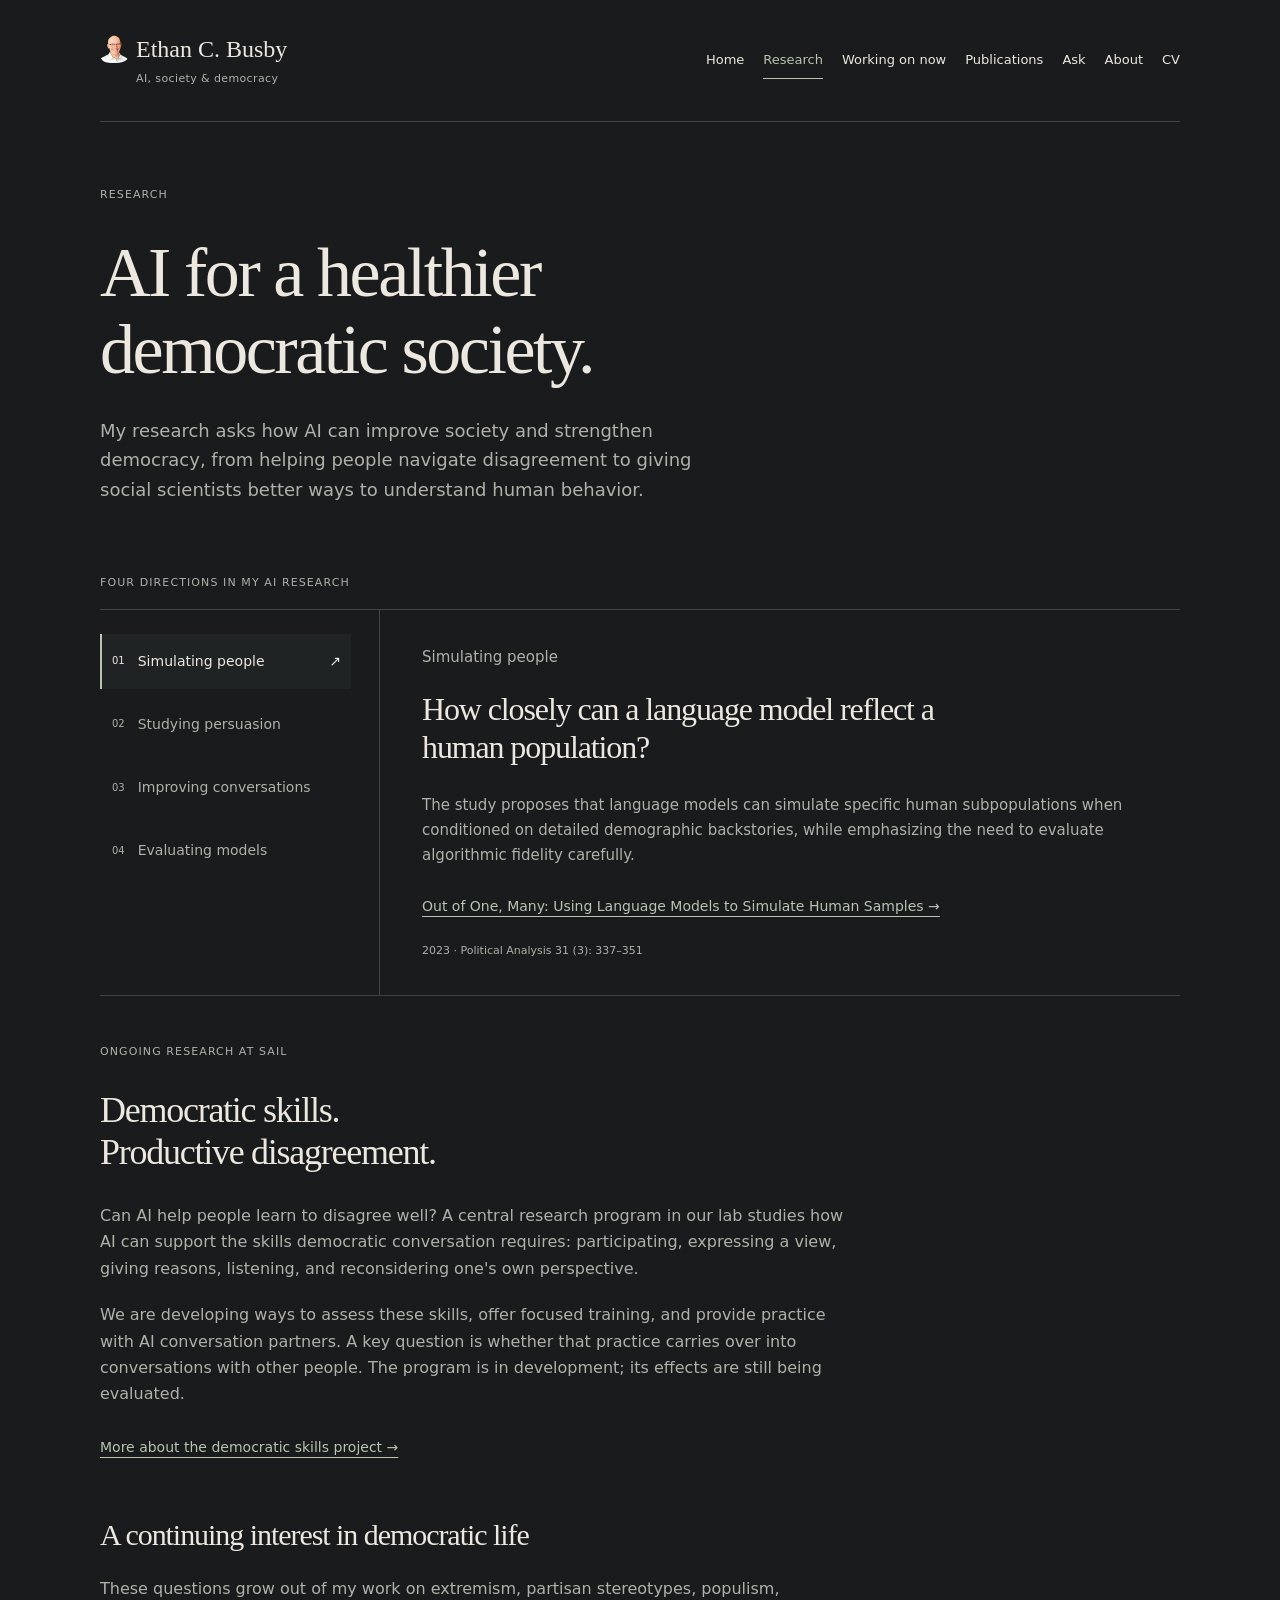
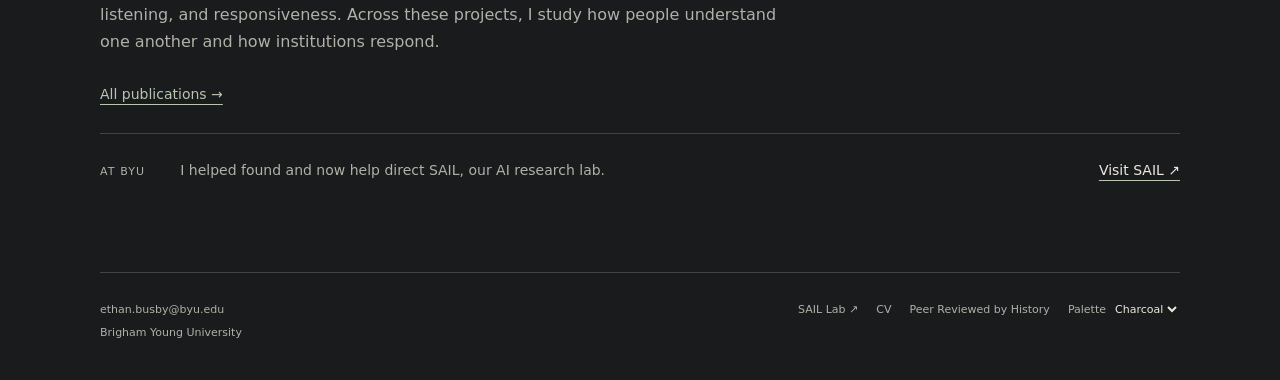
<file: research/index.html>
<!doctype html><html lang="en"><head><meta charset="utf-8"><meta name="viewport" content="width=device-width,initial-scale=1"><meta name="description" content="Ethan C. Busby, associate professor at BYU. Research on using AI to improve society and strengthen democracy."><title>Research · Ethan C. Busby</title><link rel="stylesheet" href="/editorial.css"><script src="/site.js" type="module"></script><noscript><style>.research-panels [hidden]{display:block!important}.research-tabs{display:none}.research-layout{display:block}</style></noscript></head><body><a class="skip" href="#main">Skip to content</a><header class="wrap site-header"><a class="wordmark" href="/"><img class="header-avatar" src="/assets/avatar-busby.png" width="28" height="28" alt=""><span class="wordmark-copy">Ethan C. Busby<span class="wordmark-tagline">AI, society &amp; democracy</span></span></a><nav aria-label="Main navigation"><a href="/" >Home</a><a href="/research/" aria-current="page">Research</a><a href="/working/" >Working on now</a><a href="/publications/" >Publications</a><a href="/ask/" >Ask</a><a href="/about/" >About</a><a href="/cv/" >CV</a></nav></header><main class="wrap" id="main"><div class="page-heading"><p class="eyebrow">Research</p><h1>AI for a healthier<br>democratic society.</h1><p>My research asks how AI can improve society and strengthen democracy, from helping people navigate disagreement to giving social scientists better ways to understand human behavior.</p></div><section class="research-browser" aria-labelledby="browse-title"><h2 id="browse-title" class="section-label">Four directions in my AI research</h2><div class="research-layout"><div class="research-tabs" role="tablist" aria-label="AI research directions"><button role="tab" id="tab-samples" aria-controls="panel-samples" aria-selected="true" tabindex="0" data-panel="samples"><span>01</span>Simulating people<b aria-hidden="true">↗</b></button><button role="tab" id="tab-persuasion" aria-controls="panel-persuasion" aria-selected="false" tabindex="-1" data-panel="persuasion"><span>02</span>Studying persuasion<b aria-hidden="true">↗</b></button><button role="tab" id="tab-conversation" aria-controls="panel-conversation" aria-selected="false" tabindex="-1" data-panel="conversation"><span>03</span>Improving conversations<b aria-hidden="true">↗</b></button><button role="tab" id="tab-alignment" aria-controls="panel-alignment" aria-selected="false" tabindex="-1" data-panel="alignment"><span>04</span>Evaluating models<b aria-hidden="true">↗</b></button></div><div class="research-panels"><article role="tabpanel" id="panel-samples" aria-labelledby="tab-samples" tabindex="0" >
    <p class="meta">Simulating people</p><h2>How closely can a language model reflect a human population?</h2>
    <p>The study proposes that language models can simulate specific human subpopulations when conditioned on detailed demographic backstories, while emphasizing the need to evaluate algorithmic fidelity carefully.</p>
    <a class="text-link" href="/publications/#out-of-one-many-using-language-models-to-simulate-human-samples">Out of One, Many: Using Language Models to Simulate Human Samples →</a>
    <p class="meta">2023 · Political Analysis 31 (3): 337–351</p>
  </article><article role="tabpanel" id="panel-persuasion" aria-labelledby="tab-persuasion" tabindex="0" hidden>
    <p class="meta">Studying persuasion</p><h2>What can AI help us learn about political persuasion?</h2>
    <p>Two survey experiments use generative AI to test theories of persuasion. AI-generated counterattitudinal messages changed some attitudes, but customization and interaction were not consistently more persuasive than a generic message.</p>
    <a class="text-link" href="/publications/#testing-theories-of-political-persuasion-using-artificial-intelligence">Testing Theories of Political Persuasion Using Artificial Intelligence →</a>
    <p class="meta">2025 · Proceedings of the National Academy of Sciences 122 (18): e2412815122</p>
    <section class="related-study" aria-labelledby="voice-study-title">
      <p class="eyebrow">Forthcoming at PNAS</p>
      <h3 id="voice-study-title">Gender, voice, and political influence.</h3>
      <p>Real-time conversations with AI agents let us separate voice-based gender cues from rhetoric and discussion topics. This study examines how these features shape political persuasion.</p>
      <a class="text-link" href="/publications/#the-sound-of-persuasion-using-generative-ai-to-identify-gender-gaps-in-political-influence">The Sound of Persuasion: Using Generative AI to Identify Gender Gaps in Political Influence →</a>
    </section>
    <section class="related-study" aria-labelledby="persuasion-hood-title">
      <p class="eyebrow">2026 · Chinese Political Science Review</p>
      <h3 id="persuasion-hood-title">Looking under the hood.</h3>
      <p>Customization changed some messages without improving persuasion overall in the human study. The paper examines what models actually do when asked to tailor political arguments.</p>
      <a class="text-link" href="/publications/#looking-under-the-hood-how-llms-attempt-political-persuasion-and-microtargeting">Looking Under the Hood: How LLMs Attempt Political Persuasion and Microtargeting →</a>
    </section>
  </article><article role="tabpanel" id="panel-conversation" aria-labelledby="tab-conversation" tabindex="0" hidden>
    <p class="meta">Improving conversations</p><h2>Can AI help people have better political conversations?</h2>
    <p>Evidence-based AI suggestions improved reported conversation quality, democratic reciprocity, and tone without systematically changing the content of conversations or policy attitudes.</p>
    <a class="text-link" href="/publications/#leveraging-ai-for-democratic-discourse-chat-interventions-can-improve-online-political-conversations-at-scale">Leveraging AI for Democratic Discourse: Chat Interventions Can Improve Online Political Conversations at Scale →</a>
    <p class="meta">2023 · Proceedings of the National Academy of Sciences 120 (41): e2311627120</p>
  </article><article role="tabpanel" id="panel-alignment" aria-labelledby="tab-alignment" tabindex="0" hidden>
    <p class="meta">Evaluating models</p><h2>How does alignment affect AI’s usefulness for social science?</h2>
    <p>The study compares aligned and unaligned open-source language models with human responses. It shows that alignment affects simulated attitudes in predictable ways and that model choice matters for social-science research.</p>
    <a class="text-link" href="/publications/#balancing-large-language-model-alignment-and-algorithmic-fidelity-in-social-science-research">Balancing Large Language Model Alignment and Algorithmic Fidelity in Social Science Research →</a>
    <p class="meta">2025 · Sociological Methods &amp; Research 54 (3): 1110–1155</p>
    <section class="related-study" aria-labelledby="alignment-hood-title">
      <p class="eyebrow">2026 · Chinese Political Science Review</p>
      <h3 id="alignment-hood-title">Looking under the hood.</h3>
      <p>Models varied in how they followed customization instructions. The paper connects evaluation of model behavior with evidence about how human readers respond.</p>
      <a class="text-link" href="/publications/#looking-under-the-hood-how-llms-attempt-political-persuasion-and-microtargeting">Looking Under the Hood: How LLMs Attempt Political Persuasion and Microtargeting →</a>
    </section>
  </article></div></div></section>
      <section class="research-skills" aria-labelledby="research-skills-title">
        <p class="eyebrow">Ongoing research at SAIL</p>
        <h2 id="research-skills-title">Democratic skills.<br>Productive disagreement.</h2>
        <p>Can AI help people learn to disagree well? A central research program in our lab studies how AI can support the skills democratic conversation requires: participating, expressing a view, giving reasons, listening, and reconsidering one's own perspective.</p>
        <p>We are developing ways to assess these skills, offer focused training, and provide practice with AI conversation partners. A key question is whether that practice carries over into conversations with other people. The program is in development; its effects are still being evaluated.</p>
        <a class="text-link" href="/working/#skills-title">More about the democratic skills project →</a>
      </section><section class="prose-section"><h2>A continuing interest in democratic life</h2><p>These questions grow out of my work on extremism, partisan stereotypes, populism, listening, and responsiveness. Across these projects, I study how people understand one another and how institutions respond.</p><a class="text-link" href="/publications/">All publications →</a></section><aside class="lab-note"><span class="section-label">At BYU</span><p>I helped found and now help direct SAIL, our AI research lab.</p><a href="https://sail.byu.edu/">Visit SAIL ↗</a></aside></main><footer class="wrap site-footer"><div><a href="mailto:ethan.busby@byu.edu">ethan.busby@byu.edu</a><span>Brigham Young University</span></div><div class="footer-right"><a href="https://sail.byu.edu/">SAIL Lab ↗</a><a href="/cv/">CV</a><a href="/out-of-context/">Peer Reviewed by History</a><label class="palette-label">Palette <select id="palette" aria-label="Choose a color palette"><option value="charcoal">Charcoal</option><option value="ink">Ink</option><option value="stone">Stone</option></select></label></div></footer></body></html>
</file>
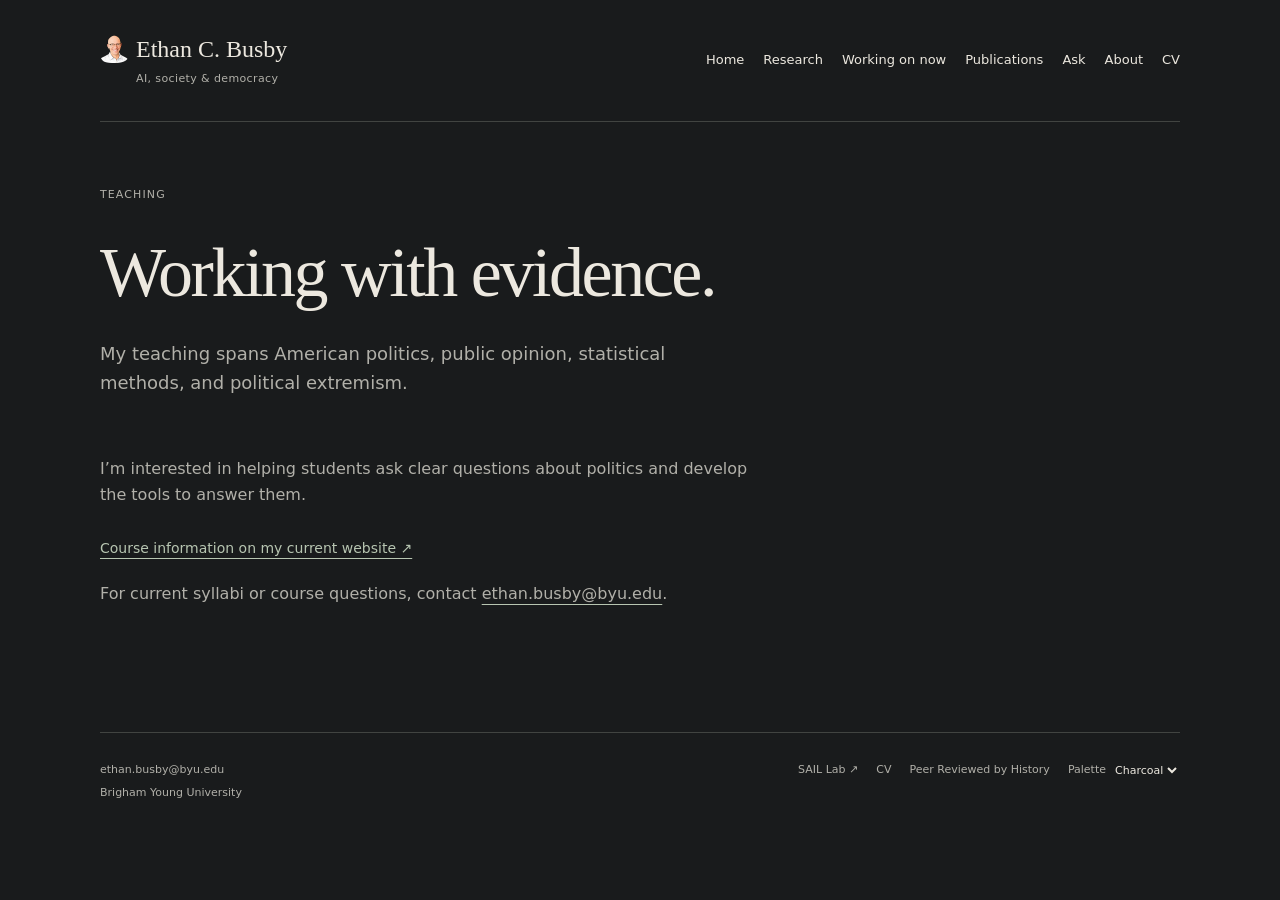
<file: teaching/index.html>
<!doctype html><html lang="en"><head><meta charset="utf-8"><meta name="viewport" content="width=device-width,initial-scale=1"><meta name="description" content="Ethan C. Busby, associate professor at BYU. Research on using AI to improve society and strengthen democracy."><title>Teaching · Ethan C. Busby</title><link rel="stylesheet" href="/editorial.css"><script src="/site.js" type="module"></script><noscript><style>.research-panels [hidden]{display:block!important}.research-tabs{display:none}.research-layout{display:block}</style></noscript></head><body><a class="skip" href="#main">Skip to content</a><header class="wrap site-header"><a class="wordmark" href="/"><img class="header-avatar" src="/assets/avatar-busby.png" width="28" height="28" alt=""><span class="wordmark-copy">Ethan C. Busby<span class="wordmark-tagline">AI, society &amp; democracy</span></span></a><nav aria-label="Main navigation"><a href="/" >Home</a><a href="/research/" >Research</a><a href="/working/" >Working on now</a><a href="/publications/" >Publications</a><a href="/ask/" >Ask</a><a href="/about/" >About</a><a href="/cv/" >CV</a></nav></header><main class="wrap" id="main"><div class="page-heading"><p class="eyebrow">Teaching</p><h1>Working with evidence.</h1><p>My teaching spans American politics, public opinion, statistical methods, and political extremism.</p></div><div class="prose"><p>I’m interested in helping students ask clear questions about politics and develop the tools to answer them.</p><p><a class="text-link" href="https://ethanbusby.com/teaching/">Course information on my current website ↗</a></p><p>For current syllabi or course questions, contact <a href="mailto:ethan.busby@byu.edu">ethan.busby@byu.edu</a>.</p></div></main><footer class="wrap site-footer"><div><a href="mailto:ethan.busby@byu.edu">ethan.busby@byu.edu</a><span>Brigham Young University</span></div><div class="footer-right"><a href="https://sail.byu.edu/">SAIL Lab ↗</a><a href="/cv/">CV</a><a href="/out-of-context/">Peer Reviewed by History</a><label class="palette-label">Palette <select id="palette" aria-label="Choose a color palette"><option value="charcoal">Charcoal</option><option value="ink">Ink</option><option value="stone">Stone</option></select></label></div></footer></body></html>
</file>
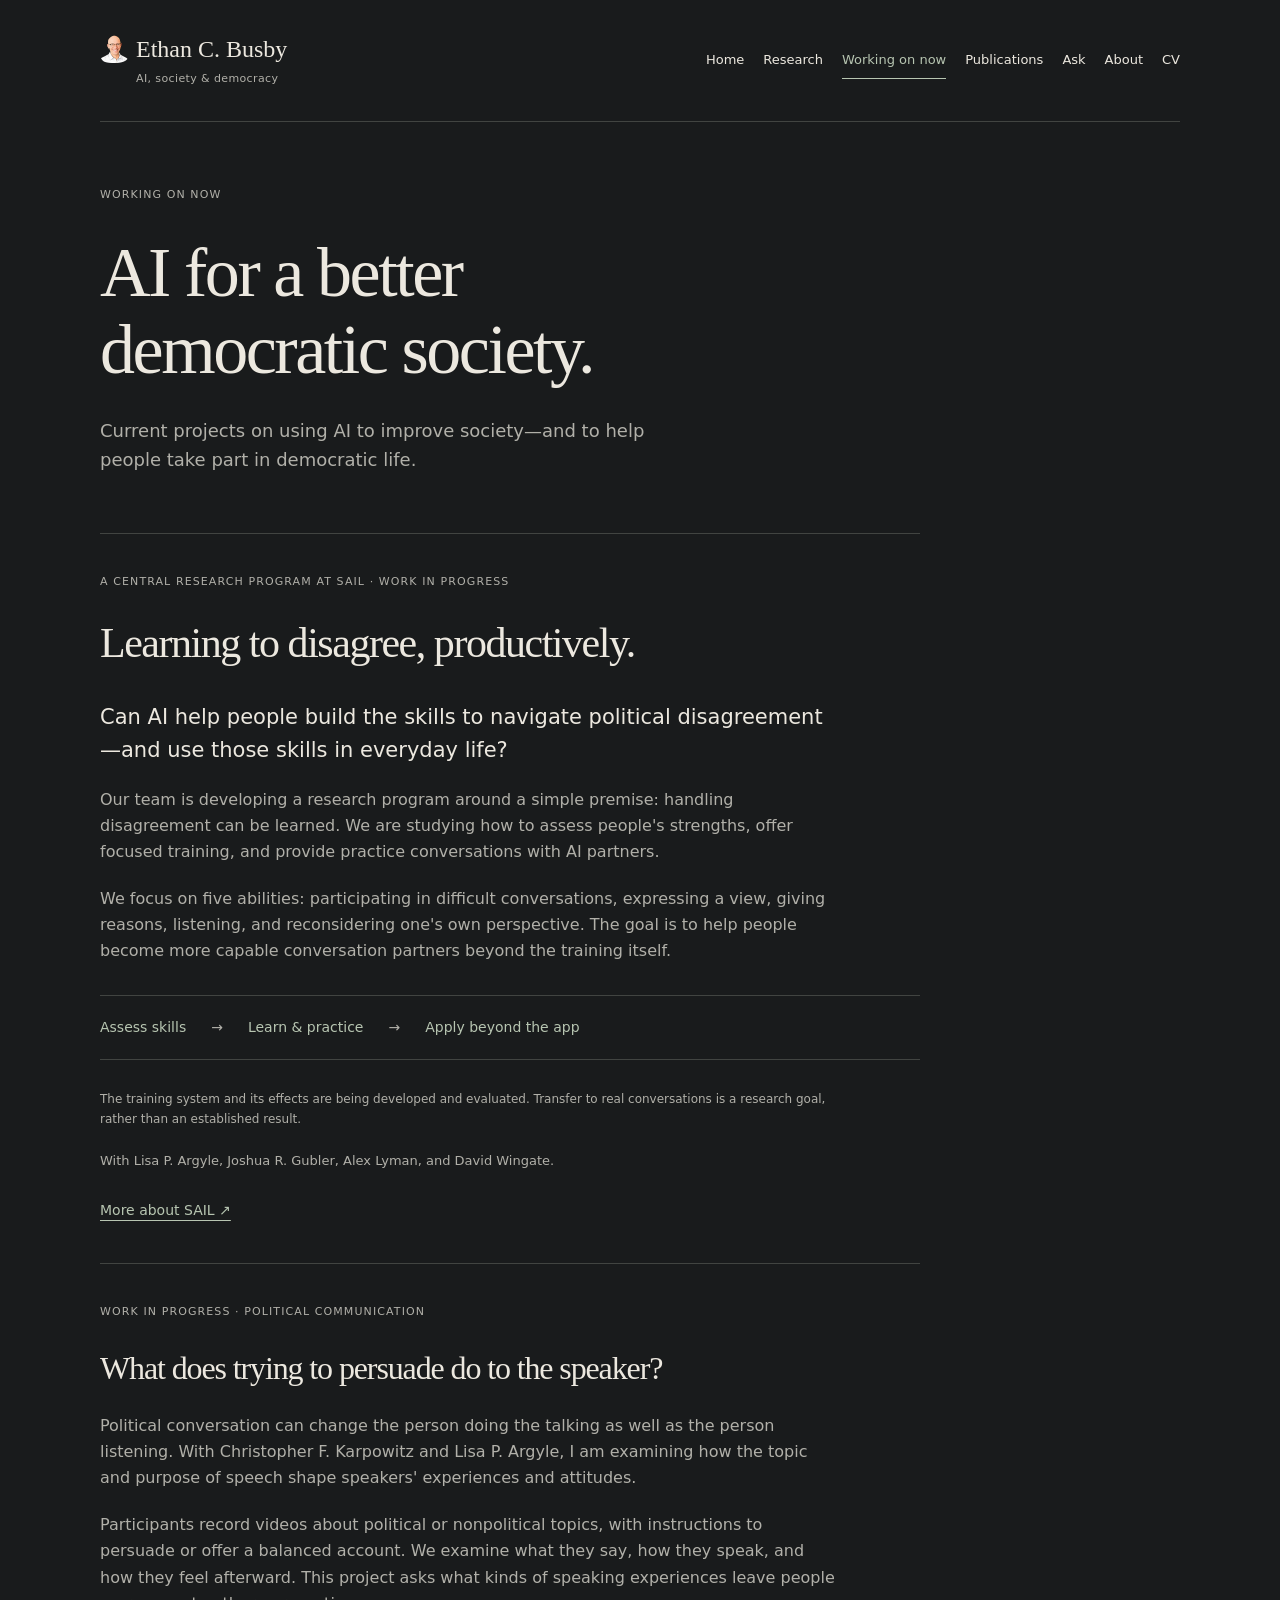
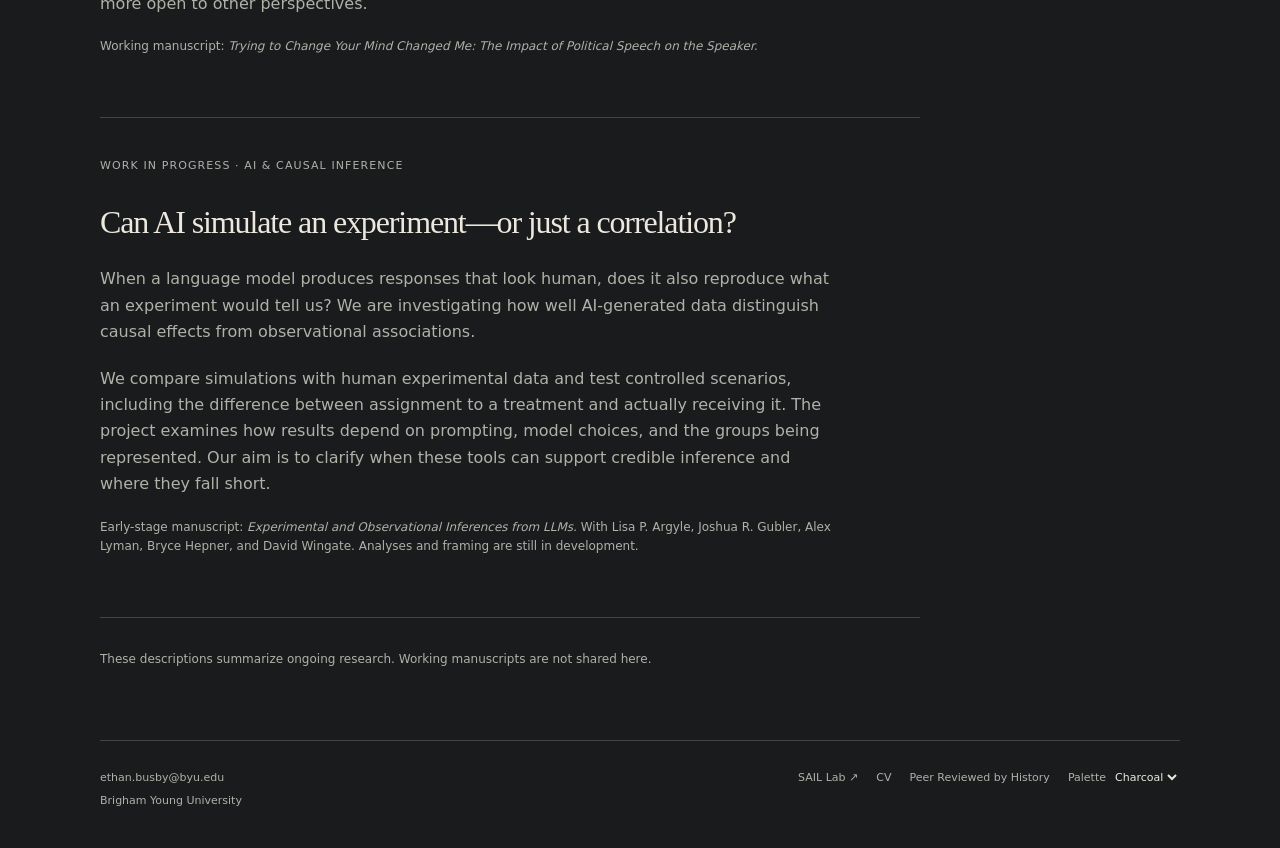
<file: working/index.html>
<!doctype html><html lang="en"><head><meta charset="utf-8"><meta name="viewport" content="width=device-width,initial-scale=1"><meta name="description" content="Ethan C. Busby, associate professor at BYU. Research on using AI to improve society and strengthen democracy."><title>Working on now · Ethan C. Busby</title><link rel="stylesheet" href="/editorial.css"><script src="/site.js" type="module"></script><noscript><style>.research-panels [hidden]{display:block!important}.research-tabs{display:none}.research-layout{display:block}</style></noscript></head><body><a class="skip" href="#main">Skip to content</a><header class="wrap site-header"><a class="wordmark" href="/"><img class="header-avatar" src="/assets/avatar-busby.png" width="28" height="28" alt=""><span class="wordmark-copy">Ethan C. Busby<span class="wordmark-tagline">AI, society &amp; democracy</span></span></a><nav aria-label="Main navigation"><a href="/" >Home</a><a href="/research/" >Research</a><a href="/working/" aria-current="page">Working on now</a><a href="/publications/" >Publications</a><a href="/ask/" >Ask</a><a href="/about/" >About</a><a href="/cv/" >CV</a></nav></header><main class="wrap" id="main"><div class="page-heading"><p class="eyebrow">Working on now</p><h1>AI for a better<br>democratic society.</h1><p>Current projects on using AI to improve society—and to help people take part in democratic life.</p></div><section class="working-feature" aria-labelledby="skills-title"><p class="eyebrow">A central research program at SAIL · Work in progress</p><h2 id="skills-title">Learning to disagree, productively.</h2><p class="intro-lead">Can AI help people build the skills to navigate political disagreement—and use those skills in everyday life?</p><p>Our team is developing a research program around a simple premise: handling disagreement can be learned. We are studying how to assess people's strengths, offer focused training, and provide practice conversations with AI partners.</p><p>We focus on five abilities: participating in difficult conversations, expressing a view, giving reasons, listening, and reconsidering one's own perspective. The goal is to help people become more capable conversation partners beyond the training itself.</p><div class="skill-sequence" aria-label="Research program stages"><span>Assess skills</span><span>Learn &amp; practice</span><span>Apply beyond the app</span></div><p class="meta">The training system and its effects are being developed and evaluated. Transfer to real conversations is a research goal, rather than an established result.</p><p class="collaborators">With Lisa P. Argyle, Joshua R. Gubler, Alex Lyman, and David Wingate.</p><a class="text-link" href="https://sail.byu.edu/">More about SAIL ↗</a></section><section class="working-entry" aria-labelledby="speaker-title"><p class="eyebrow">Work in progress · Political communication</p><h2 id="speaker-title">What does trying to persuade do to the speaker?</h2><p>Political conversation can change the person doing the talking as well as the person listening. With Christopher F. Karpowitz and Lisa P. Argyle, I am examining how the topic and purpose of speech shape speakers' experiences and attitudes.</p><p>Participants record videos about political or nonpolitical topics, with instructions to persuade or offer a balanced account. We examine what they say, how they speak, and how they feel afterward. This project asks what kinds of speaking experiences leave people more open to other perspectives.</p><p class="meta">Working manuscript: <em>Trying to Change Your Mind Changed Me: The Impact of Political Speech on the Speaker.</em></p></section><section class="working-entry" aria-labelledby="evo-title"><p class="eyebrow">Work in progress · AI &amp; causal inference</p><h2 id="evo-title">Can AI simulate an experiment—or just a correlation?</h2><p>When a language model produces responses that look human, does it also reproduce what an experiment would tell us? We are investigating how well AI-generated data distinguish causal effects from observational associations.</p><p>We compare simulations with human experimental data and test controlled scenarios, including the difference between assignment to a treatment and actually receiving it. The project examines how results depend on prompting, model choices, and the groups being represented. Our aim is to clarify when these tools can support credible inference and where they fall short.</p><p class="meta">Early-stage manuscript: <em>Experimental and Observational Inferences from LLMs.</em> With Lisa P. Argyle, Joshua R. Gubler, Alex Lyman, Bryce Hepner, and David Wingate. Analyses and framing are still in development.</p></section><p class="editorial-note">These descriptions summarize ongoing research. Working manuscripts are not shared here.</p></main><footer class="wrap site-footer"><div><a href="mailto:ethan.busby@byu.edu">ethan.busby@byu.edu</a><span>Brigham Young University</span></div><div class="footer-right"><a href="https://sail.byu.edu/">SAIL Lab ↗</a><a href="/cv/">CV</a><a href="/out-of-context/">Peer Reviewed by History</a><label class="palette-label">Palette <select id="palette" aria-label="Choose a color palette"><option value="charcoal">Charcoal</option><option value="ink">Ink</option><option value="stone">Stone</option></select></label></div></footer></body></html>
</file>
<file: editorial.css>
/* Quiet dark palettes. Accent colors are used for links rather than large fields. */
:root{color-scheme:dark;--bg:#191b1c;--surface:#202324;--text:#ece8df;--muted:#b1b0a9;--accent:#b7c5b1;--line:#414441;--serif:Georgia,'Times New Roman',serif;--sans:system-ui,-apple-system,'Segoe UI',sans-serif}
:root[data-palette=ink]{--bg:#141c24;--surface:#1c2730;--text:#e6eaf0;--muted:#adb9c4;--accent:#aec7d8;--line:#3a4a58}
:root[data-palette=stone]{--bg:#24211f;--surface:#2c2926;--text:#eee5db;--muted:#c0b6ac;--accent:#d7baa0;--line:#51483f}
*{box-sizing:border-box}body{margin:0;background:var(--bg);color:var(--text);font:16px/1.65 var(--sans);-webkit-font-smoothing:antialiased}button,input,select{font:inherit}a{color:inherit;text-decoration-color:var(--accent);text-underline-offset:5px}a:hover{color:var(--accent)}button,a,input,select,summary{touch-action:manipulation}button{cursor:pointer}button:disabled{cursor:wait;opacity:.6}:focus-visible{outline:2px solid var(--accent);outline-offset:5px}[hidden]{display:none!important}.wrap{width:min(1080px,calc(100% - 80px));margin-inline:auto}.skip{position:fixed;left:20px;top:-100px;background:var(--surface);padding:12px;z-index:10}.skip:focus{top:10px}.sr-only{position:absolute;width:1px;height:1px;padding:0;overflow:hidden;clip:rect(0,0,0,0);white-space:nowrap}
.site-header{min-height:122px;display:flex;align-items:center;justify-content:space-between;gap:24px;border-bottom:1px solid var(--line)}.wordmark{font:24px/1.3 var(--serif);text-decoration:none;white-space:nowrap}.wordmark span{display:block;font:11px/1.5 var(--sans);color:var(--muted);margin-top:6px;letter-spacing:.035em}nav{display:flex;gap:25px}nav a{font-size:13px;text-decoration:none;padding:7px 0;border-bottom:1px solid transparent}nav a[aria-current]{border-bottom-color:var(--accent);color:var(--accent)}nav a:hover{border-bottom-color:var(--line)}
main{min-height:60vh;animation:arrive .5s ease both}h1,h2,h3,p{margin-top:0}h1,h2,h3{font-family:var(--serif);font-weight:400;letter-spacing:-.035em;line-height:1.1}h1{font-size:clamp(42px,5.6vw,70px);margin-bottom:28px}h2{font-size:30px}p{margin-bottom:20px}.eyebrow,.section-label{font:11px/1.5 var(--sans);letter-spacing:.1em;text-transform:uppercase;color:var(--muted)}.eyebrow{margin-bottom:30px}.intro-lead{font-size:21px;line-height:1.55;color:var(--text)}.home-intro{display:grid;grid-template-columns:1fr 300px;gap:96px;align-items:center;padding:74px 0 62px}.intro-copy>p:not(.eyebrow):not(.intro-lead){color:var(--muted);max-width:550px}.text-link{display:inline-block;color:var(--accent);font-size:14px;margin-top:8px}.portrait{margin:0;align-self:center}.portrait img{display:block;width:100%;height:390px;object-fit:cover;object-position:center 25%;filter:saturate(.65);border-radius:2px}.portrait figcaption{margin-top:14px;font-size:12px}.portrait figcaption span{display:block;font-size:11px;color:var(--muted)}.home-bottom{border-top:1px solid var(--line);padding:25px 0;display:flex;justify-content:space-between;align-items:center;gap:20px}.home-bottom p{margin:0;font:20px var(--serif)}.home-bottom>div{display:flex;gap:25px;font-size:13px}
.site-footer{margin-top:70px;padding:28px 0 38px;border-top:1px solid var(--line);display:flex;justify-content:space-between;gap:28px;font-size:11px;color:var(--muted)}.site-footer>div:first-child span{display:block;margin-top:5px}.footer-right{display:flex;align-items:start;flex-wrap:wrap;gap:18px}.site-footer a{text-decoration:none}.palette-label{display:flex;align-items:center;gap:5px;color:var(--muted)}.palette-label select{font-size:11px;border:0;background:var(--bg);color:var(--text);max-width:90px;padding:0}
.page-heading{padding:65px 0 38px;max-width:730px}.page-heading p:last-child{color:var(--muted);max-width:610px;font-size:18px}.page-heading.narrow{max-width:650px;margin-inline:auto}.prose{max-width:660px;color:var(--muted)}.prose h2{margin-top:38px;color:var(--text)}.about-layout{display:grid;grid-template-columns:1fr 240px;gap:90px}.about-photo{width:100%;height:310px;object-fit:cover;object-position:center 25%;filter:saturate(.65)}.link-row{display:flex;gap:24px;flex-wrap:wrap;font-size:14px}.prose-section{max-width:680px;padding:58px 0 25px;color:var(--muted)}.prose-section h2{color:var(--text)}.lab-note{border-top:1px solid var(--line);padding-top:25px;display:flex;gap:35px;align-items:baseline;font-size:14px}.lab-note p{flex:1;color:var(--muted)}
.research-browser{padding-top:12px}.research-layout{display:grid;grid-template-columns:280px 1fr;border-top:1px solid var(--line);border-bottom:1px solid var(--line);margin-top:18px}.research-tabs{border-right:1px solid var(--line);padding:24px 28px 24px 0;display:flex;flex-direction:column;gap:8px}.research-tabs button{background:none;border:0;border-left:2px solid transparent;padding:16px 10px;text-align:left;color:var(--muted);font-size:14px;display:flex;gap:13px;align-items:center}.research-tabs button span{font-size:10px}.research-tabs button b{margin-left:auto;font-weight:400;opacity:0;transition:opacity .25s}.research-tabs button[aria-selected=true]{color:var(--text);border-left-color:var(--accent);background:var(--surface)}.research-tabs button[aria-selected=true] b{opacity:1}.research-panels{padding:35px 42px}.research-panels article{animation:arrive .35s ease}.research-panels h2{font-size:32px;max-width:540px;line-height:1.2}.research-panels p{color:var(--muted);font-size:15px}.research-panels .meta:last-child{margin-top:22px;margin-bottom:0;font-size:11px}.meta{font-size:12px;color:var(--muted)}
.filters{display:flex;align-items:end;gap:18px;padding:22px 0;border-top:1px solid var(--line);border-bottom:1px solid var(--line);margin-bottom:18px}.filters label{display:grid;gap:8px;font-size:11px;color:var(--muted)}.search-label{flex:1}input,select{border:1px solid var(--line);border-radius:2px;color:var(--text);background:var(--bg);padding:10px 12px;min-width:0}input::placeholder{color:var(--muted)}.filters input{width:100%}.filters select{max-width:190px;font-size:13px}.reset{background:none;color:var(--accent);border:0;padding:10px 0;font-size:12px}.paper{display:grid;grid-template-columns:70px 1fr;gap:16px;border-bottom:1px solid var(--line);padding:30px 0;scroll-margin-top:30px}.paper:target{border-left:2px solid var(--accent);padding-left:16px}.paper-year{font-size:12px;color:var(--muted);padding-top:5px}.paper h2{font-size:25px;line-height:1.25;max-width:850px;margin-bottom:12px}.paper .authors{font-size:12px;margin-bottom:6px;color:var(--muted)}.venue{font-size:12px;color:var(--muted);margin-bottom:12px;font-style:italic}.paper details{font-size:14px;max-width:750px}.paper details summary{color:var(--accent);font-size:12px;cursor:pointer;width:fit-content}.paper details p{margin:16px 0;color:var(--muted)}.paper-source{display:inline-block;font-size:12px;margin-top:12px}.editorial-note{font-size:12px;color:var(--muted);max-width:700px;margin-top:32px}
.chat{max-width:730px;margin-inline:auto;border:1px solid var(--line);background:var(--surface)}.chat-head{display:flex;gap:14px;align-items:center;border-bottom:1px solid var(--line);padding:18px 24px;font-size:14px}.chat-head small{display:block;color:var(--muted);font-size:11px}.robot{width:34px;height:34px;fill:none;stroke:var(--accent);stroke-width:1.5;stroke-linecap:round}.robot circle{fill:var(--accent);stroke:none}.messages{height:300px;overflow:auto;padding:24px;scrollbar-gutter:stable}.message{max-width:92%;padding:0 0 20px;font-size:14px}.message p{margin-bottom:10px;white-space:pre-wrap}.message.user{border-left:2px solid var(--accent);padding-left:15px;color:var(--muted)}.citation{display:block;margin:8px 0;color:var(--accent);font-size:12px}.prompts{padding:8px 24px 18px;display:flex;gap:15px;flex-wrap:wrap}.prompts button{font-size:12px;color:var(--accent);border:0;border-bottom:1px solid var(--line);padding:4px 0;background:none}.chat form{display:flex;gap:10px;padding:18px 24px;border-top:1px solid var(--line)}.chat form input{flex:1;width:100%;font-size:14px}.chat form button{background:var(--text);color:var(--bg);border:0;padding:10px 18px;white-space:nowrap}.chat #chat-status{margin:0;padding:0 24px 12px;color:var(--muted);font-size:12px}.chat-note{max-width:730px;margin:20px auto;font-size:12px;color:var(--muted)}
@keyframes arrive{from{opacity:.3;transform:translateY(7px)}to{opacity:1;transform:translateY(0)}}
@media(max-width:950px){.home-intro{gap:45px;grid-template-columns:1fr 250px}.portrait img{height:350px}.site-header{gap:20px}nav{gap:16px}.filters{flex-wrap:wrap}.search-label{flex-basis:100%}.about-layout{gap:40px}.research-layout{grid-template-columns:235px 1fr}.research-panels{padding:28px}.home-bottom{align-items:start;flex-direction:column}}
@media(max-width:680px){.wrap{width:calc(100% - 40px)}.site-header{display:block;padding:24px 0;min-height:0}.wordmark{font-size:23px}nav{margin-top:24px;justify-content:space-between;gap:8px}nav a{font-size:12px}.home-intro{display:flex;flex-direction:column;padding:44px 0;gap:32px;align-items:stretch}h1{font-size:46px}.eyebrow{font-size:10px}.intro-lead{font-size:19px}.portrait{align-self:stretch;display:grid;grid-template-columns:110px 1fr;gap:18px;align-items:end}.portrait img{width:110px;height:140px}.portrait figcaption{padding-bottom:8px}.home-bottom>div{flex-wrap:wrap;gap:14px}.site-footer{flex-direction:column;margin-top:45px}.footer-right{gap:16px}.page-heading{padding:44px 0 20px}.page-heading p:last-child{font-size:16px}.research-layout{grid-template-columns:1fr}.research-tabs{border-right:0;border-bottom:1px solid var(--line);padding:14px 0;display:grid;grid-template-columns:1fr 1fr}.research-tabs button{font-size:12px;padding:12px 8px;gap:8px}.research-tabs button b{display:none}.research-panels{padding:25px 0}.research-panels h2{font-size:29px}.about-layout{display:flex;flex-direction:column}.about-photo{width:160px;height:210px}.lab-note{display:block}.filters{gap:12px}.filters label:not(.search-label){flex:1}.filters select{width:100%;max-width:100%;font-size:12px;padding:10px 5px}.paper{grid-template-columns:42px 1fr;gap:10px;padding:24px 0}.paper h2{font-size:23px}.chat-head,.messages{padding:18px}.chat form{padding:14px;gap:6px}.chat form button{padding:9px 12px}.prompts{padding-inline:18px}}
@media(prefers-reduced-motion:reduce){*,*::before,*::after{animation:none!important;transition:none!important;scroll-behavior:auto!important}}

/* Research guide: plain DOM formatting and in-page conversation controls. */
.chat-head>span{flex:1;min-width:0}
#chat-reset{color:var(--muted);background:none;border:1px solid var(--line);padding:6px 9px;font-size:11px;white-space:nowrap}
#chat-reset:hover{color:var(--text);border-color:var(--accent)}
.messages{height:410px;overscroll-behavior:contain}
.message{max-width:100%;overflow-wrap:anywhere}
.message ul,.message ol{margin:8px 0 16px;padding-left:22px}
.message li{margin:7px 0;line-height:1.65}
.message strong{font-weight:650}
.message.user{max-width:94%}
.citation{line-height:1.55;overflow-wrap:anywhere}
.prompts button{text-align:left;line-height:1.5}
.chat[aria-busy=true] #chat-status::before{content:'• ';color:var(--accent)}
@media(max-width:680px){.messages{height:410px}.chat-head{gap:10px}#chat-reset{font-size:10px;padding:6px}.chat-head>span{font-size:12px}}
/* Small portrait stays aligned to the name, rather than the two-line wordmark. */
.wordmark{display:inline-flex;gap:8px;align-items:flex-start}
.header-avatar{display:block;width:28px;height:28px;object-fit:contain;flex-shrink:0;margin-top:1px}
.wordmark .wordmark-copy{display:block;font:inherit;color:inherit;margin:0;letter-spacing:inherit}
.wordmark .wordmark-tagline{font:11px/1.5 var(--sans);color:var(--muted);margin-top:6px;letter-spacing:.035em}
.related-study{border-top:1px solid var(--line);padding-top:24px;margin-top:28px}
.related-study .eyebrow{font-size:10px;margin-bottom:14px}
.related-study h3{font-size:26px;line-height:1.2;margin-bottom:16px}
.research-skills{max-width:760px;padding:48px 0 0}
.research-skills h2{font-size:36px;line-height:1.15}
.research-skills p:not(.eyebrow){color:var(--muted)}
/* Working projects and the optional parody gallery share the restrained page layout. */
nav{gap:19px}.wordmark{white-space:normal;flex-shrink:0}.footer-right{justify-content:flex-end;max-width:600px}.working-feature{border-block:1px solid var(--line);padding:40px 0;max-width:820px}.working-feature h2{font-size:42px;max-width:650px}.working-feature>p,.working-entry>p{max-width:740px;color:var(--muted)}.working-feature .intro-lead{color:var(--text)}.working-entry{padding:40px 0;border-bottom:1px solid var(--line);max-width:820px}.working-entry h2{font-size:32px}.collaborators{font-size:13px}.skill-sequence{display:flex;gap:25px;margin:30px 0;padding:20px 0;border-block:1px solid var(--line);color:var(--accent);font-size:14px}.skill-sequence span+span::before{content:'→';margin-right:25px;color:var(--muted)}.paper-year{overflow-wrap:anywhere}.parody-disclosure{border-left:2px solid var(--accent);background:var(--surface);padding:20px 24px;margin-bottom:35px;max-width:850px}.parody-disclosure strong{font-size:14px}.parody-disclosure p{font-size:13px;color:var(--muted);margin:8px 0 0}.parody-gallery figure{margin:0}.parody-gallery img{display:block;width:100%;height:620px;object-fit:contain;background:var(--surface);border:1px solid var(--line)}.parody-gallery figcaption{margin:20px 0}.parody-gallery figcaption>span{font-size:11px;color:var(--muted)}.parody-gallery h2{margin:12px 0;font-size:30px}.parody-gallery figcaption p{color:var(--muted);font-size:13px}.gallery-controls{display:flex;gap:12px;flex-wrap:wrap;margin:20px 0}.gallery-controls button{border:1px solid var(--line);background:var(--surface);padding:9px 14px;color:var(--text);font-size:13px}.gallery-controls button:hover{border-color:var(--accent)}
@media(max-width:1000px){.site-header{flex-wrap:wrap;padding-block:24px}nav{flex-wrap:wrap}.footer-right{justify-content:flex-start}.parody-gallery img{height:500px}}
@media(max-width:680px){nav{justify-content:flex-start;gap:12px 21px}.working-feature{padding:28px 0}.working-feature h2{font-size:34px}.skill-sequence{display:block}.skill-sequence span{display:block;margin:10px 0}.skill-sequence span+span::before{content:'↓';margin-right:10px}.parody-gallery img{height:400px}.parody-gallery h2{font-size:26px}.parody-disclosure{padding:18px}.footer-right{max-width:none}.paper-year{font-size:10px}}
</file>
